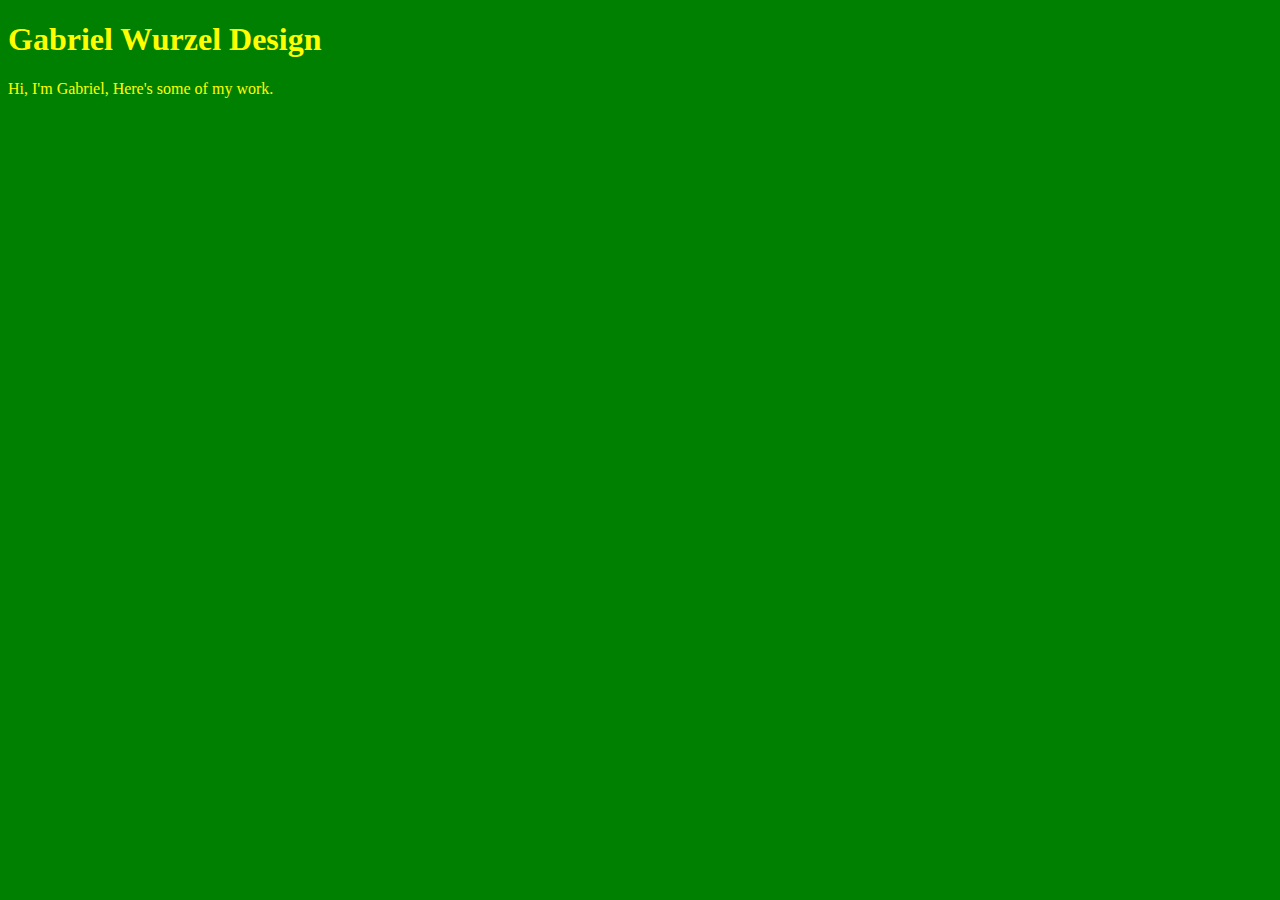
<file: unit_1/index.html>
<!DOCTYPE html>
<html>
<head>
	<title>Gabriel Wurzel Design</title>
	<link rel="stylesheet" type="text/css" href="css/style.css">
</head>
<body>
<h1>Gabriel Wurzel Design</h1>
<p>Hi, I'm Gabriel, Here's some of my work.</p>
</body>
</html>
</file>
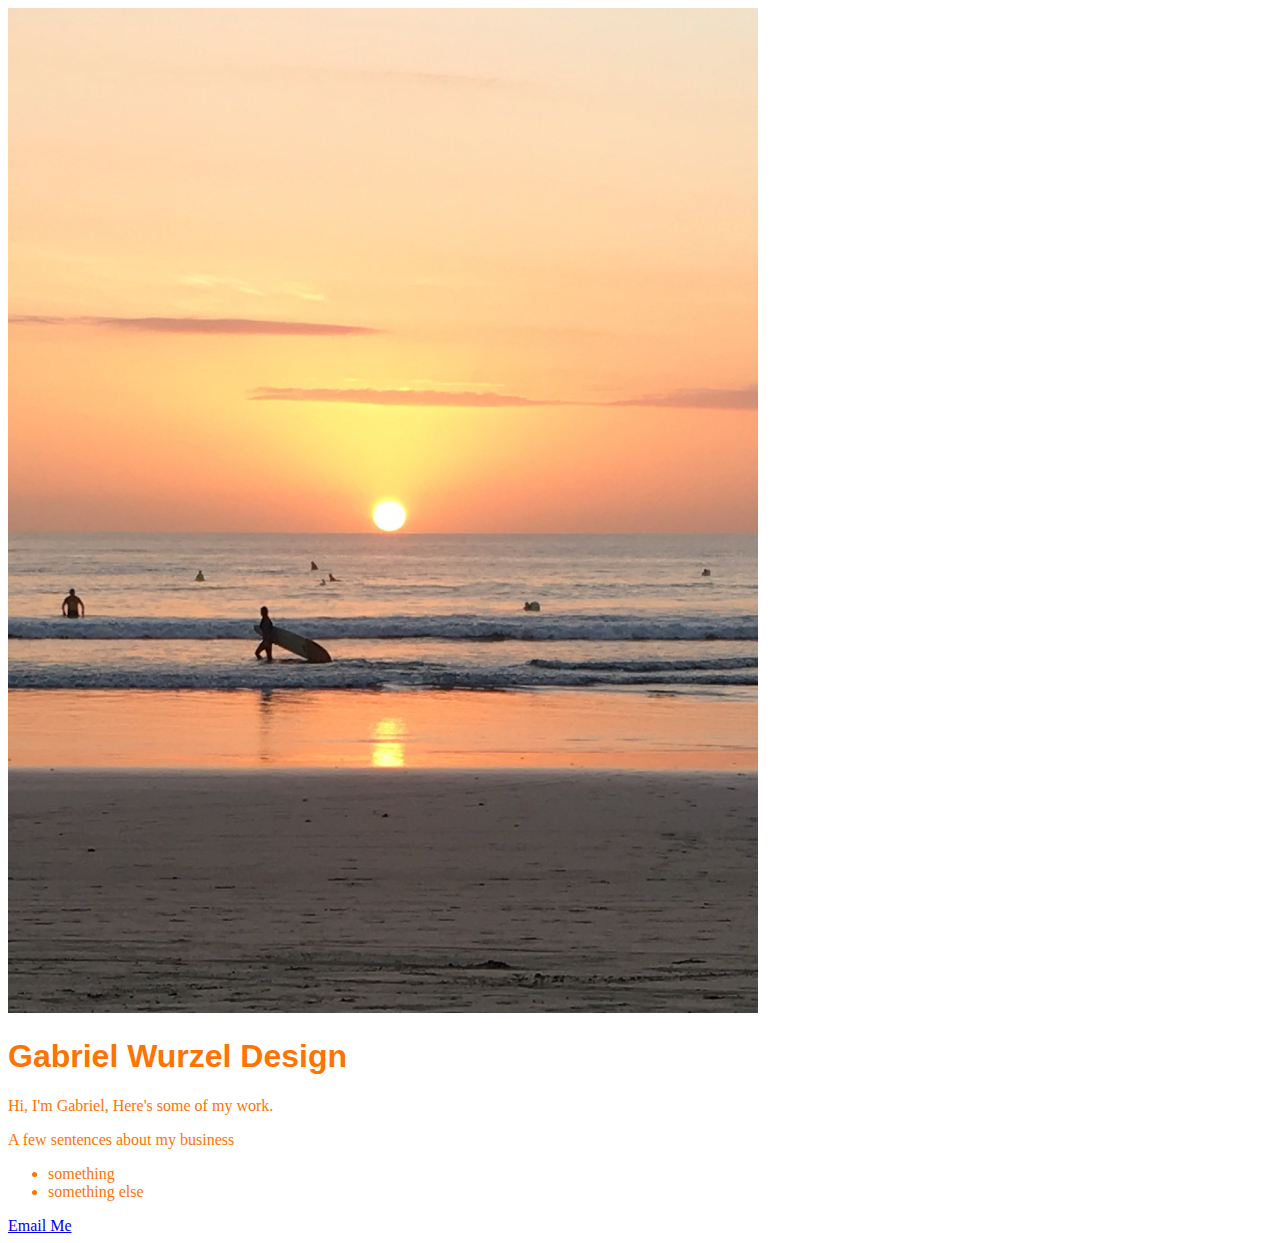
<file: unit_3/index.html>
<!DOCTYPE html>
<html>
<head>
	<title>Gabriel Wurzel Design</title>
	<link rel="stylesheet" type="text/css" href="css/style.css">
</head>
<body>
	<img src="images/sunset.png">

	<h1 id="slogan">Gabriel Wurzel Design</h1>

	<p>Hi, I'm Gabriel, Here's some of my work.</p>

	<p>A few sentences about my business</p>
	<ul>
		<li>something</li>
		<li>something else</li>
	</ul>
		
	

	<a href="mailto:gabriel.wurzel@gmail.com?subject=hello">Email Me</a>

</body>
</html>
</file>
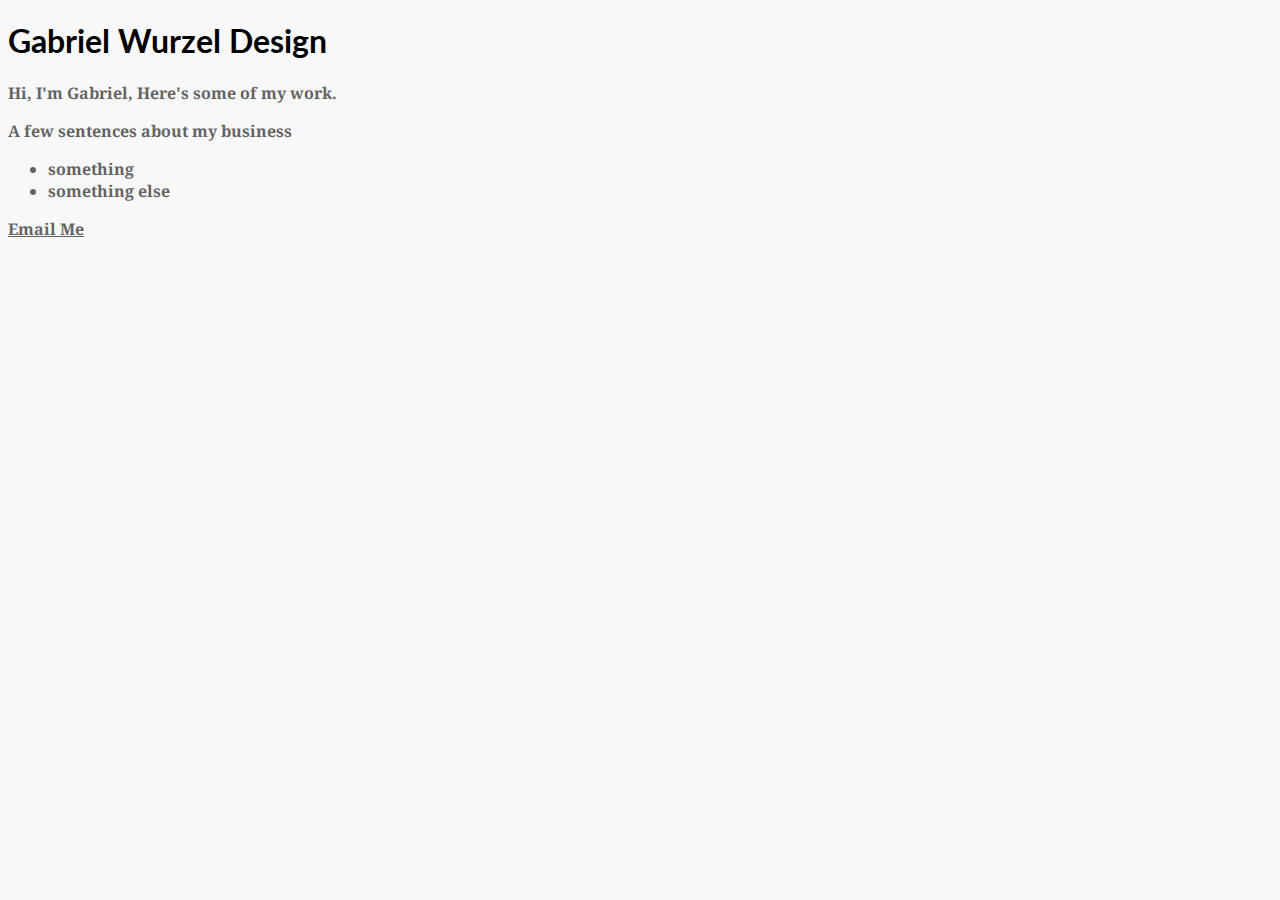
<file: unit_4/index.html>
<!DOCTYPE html>
<html>
<head>
	<title>Gabriel Wurzel Design</title>
	<link rel="stylesheet" type="text/css" href="css/style.css">
</head>
<body>

	<h1 id="slogan">Gabriel Wurzel Design</h1>

	<p>Hi, I'm Gabriel, Here's some of my work.</p>

	<p>A few sentences about my business</p>
	<ul>
		<li>something</li>
		<li>something else</li>
	</ul>
		
	

	<a href="mailto:gabriel.wurzel@gmail.com?subject=hello">Email Me</a>

</body>
</html>
</file>
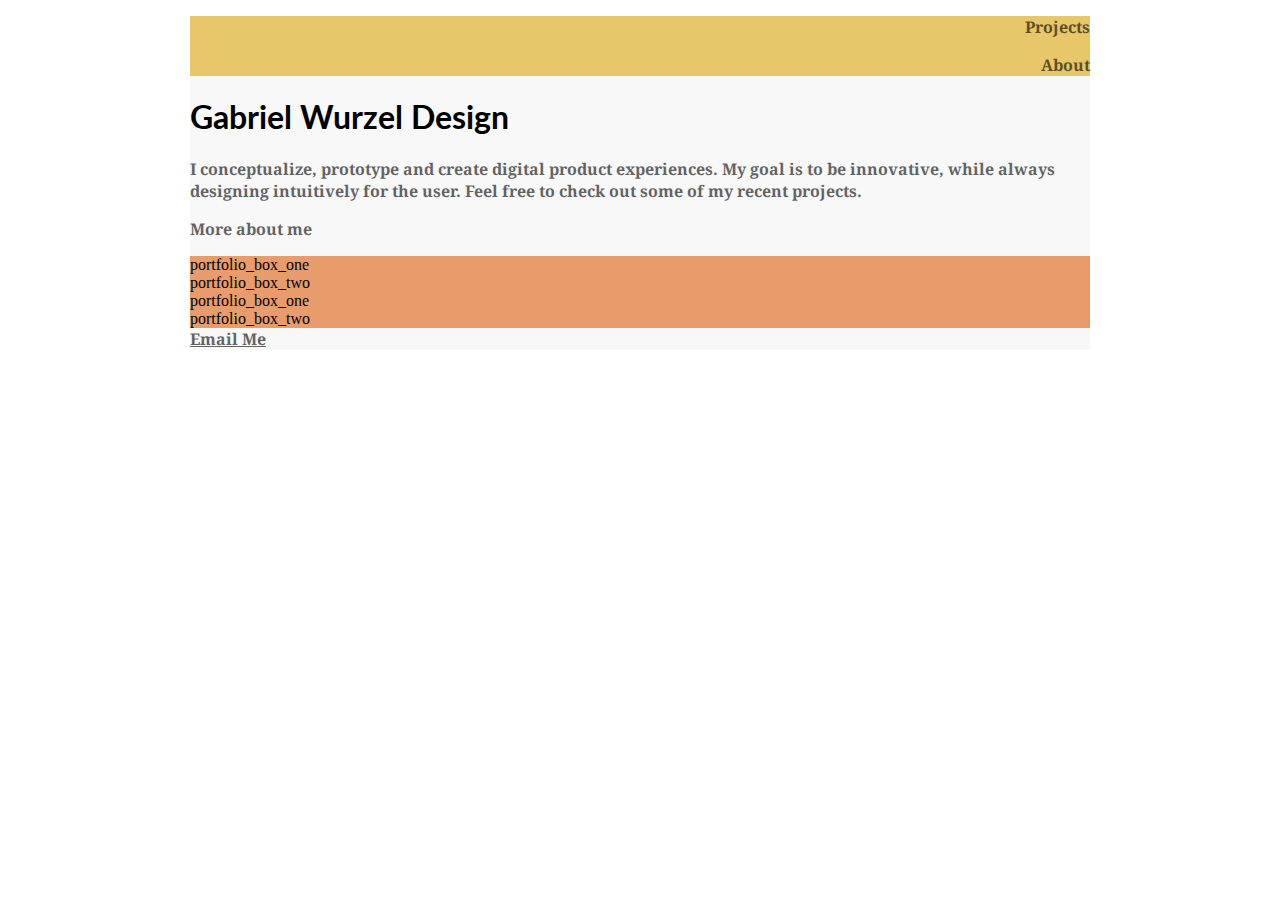
<file: unit_5/index.html>
<!DOCTYPE html>
<html>
<head>
	<title>Gabriel Wurzel Design</title>
	<link rel="stylesheet" type="text/css" href="css/style.css">
</head>
<body>
	<div class="wrapper">
	<nav>
		<p>Projects</p>
		<p>About</p>
	</nav>

	<h1 id="slogan">Gabriel Wurzel Design</h1>

	<p> I conceptualize, prototype and create digital product experiences. My goal is to be innovative, while always designing intuitively for the user. Feel free to check out some of my recent projects.</p>
	<p>More about me</p>

	<article>portfolio_box_one</article>
	<article>portfolio_box_two</article>
	<article>portfolio_box_one</article>
	<article>portfolio_box_two</article>
	
		<footer>
			<a href="mailto:gabriel.wurzel@gmail.com?subject=hello">Email Me</a>
		</footer>
	</div>
</body>
</html>
</file>
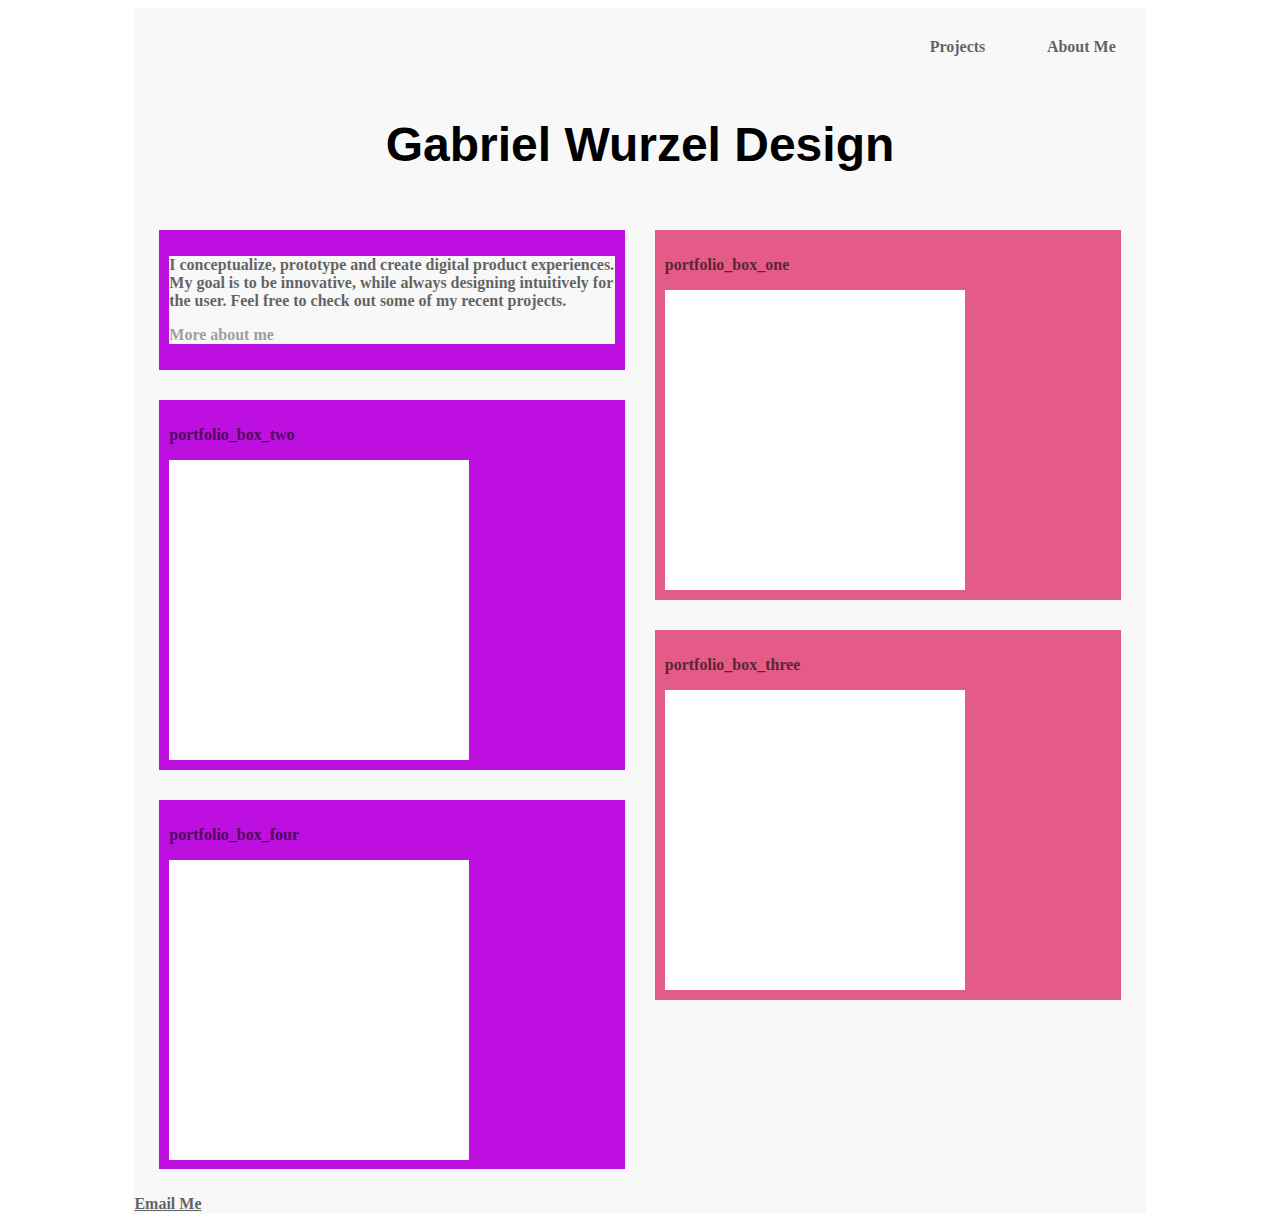
<file: unit_6/index.html>
<!DOCTYPE html>
<html>
<head>
	<title>Gabriel Wurzel Design</title>
	<link rel="stylesheet" type="text/css" href="css/style.css">
</head>
<body>
	<div class="wrapper">
		<header>
			<nav>
				<a href="#">Projects</a>
				<a href="#">About Me</a>
			</nav>
			<h1 id="slogan">Gabriel Wurzel Design</h1>
		</header>
			<section id="two_column" class="clearfix">
				<aside class="left">	
					 <article> 
						<p> I conceptualize, prototype and create digital product experiences. My goal is to be innovative, while always designing intuitively for the user. Feel free to check out some of my recent projects.</p>

						<p><a href="#">More about me</a></p>
					</article>
				</aside>
				<article class="right">
					<p>portfolio_box_one</p>
					<div class="img"></div>
				</article>
			

				<article class="left">
					<p>portfolio_box_two</p>
					<div class="img"></div>
				</article>


				<article class="right">
					<p>portfolio_box_three</p>
					<div class="img"></div>
				</article>

				<article class="left">
					<p>portfolio_box_four</p>
					<div class="img"></div>
				</article>
				
			</section>
		<footer>
			<a href="mailto:gabriel.wurzel@gmail.com?subject=hello">Email Me</a>
		</footer>
	</div>
</body>
</html>
</file>
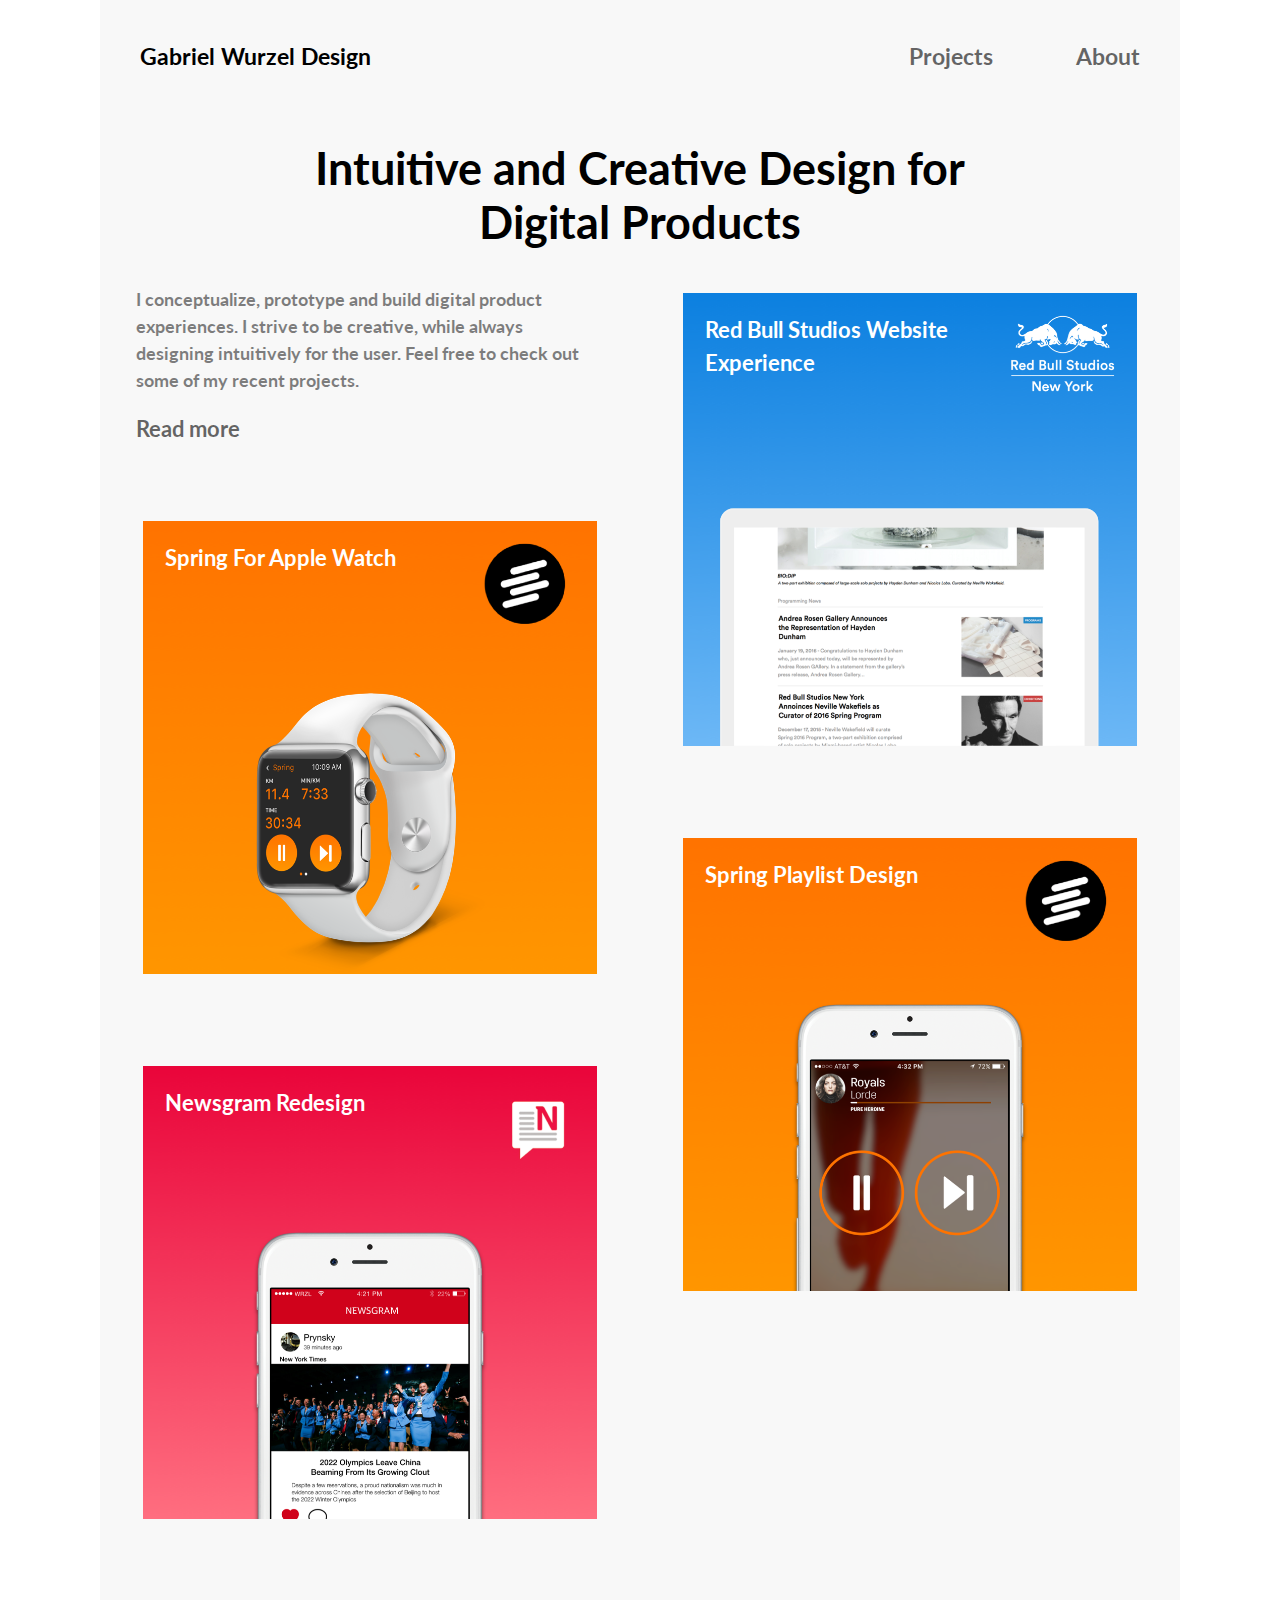
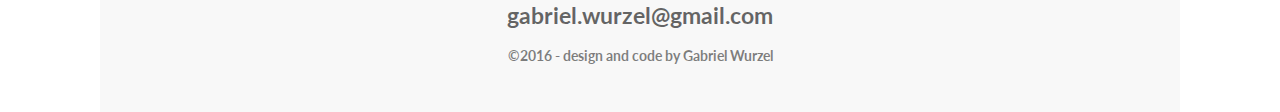
<file: unit_8/index.html>
<!DOCTYPE html>
<html>
<head>
	<meta name="viewport" content="width=device-width, initial-scale=1">
	<title>Gabriel Wurzel Design</title>
	<link rel="stylesheet" type="text/css" href="css/style.css">
</head>
<body>
	<div class="wrapper">
		<header>
			<nav>
				<a id="logo" href="http://illdopa.github.io/unit_8/index.html">Gabriel Wurzel Design</a>
				<div id="desktop_nav">
					<a href="http://illdopa.github.io/unit_8/index.html">Projects</a>
					<a href="http://illdopa.github.io/unit_8/about.html">About</a>
				</div>
			</nav>
	<button id="toggle_nav"> 
	        <span class="toggle-menu-bar"></span>
	        <span class="toggle-menu-bar"></span>
	        <span class="toggle-menu-bar"></span>
	</button>
	<div>
		<ul id="nav_list"> 
			<li><a href="#">Projects</a></li>
			<li><a href="#">About</a></li>   
		 </ul>
	</div>
	<h1 id="slogan">Intuitive and Creative Design for Digital Products</h1>
	
		</header>
		<section id="two_column" class="clearfix">
			<section> 
				<p id="text_right"> I conceptualize, prototype and build digital product experiences. I strive to be creative, while always designing intuitively for the user. Feel free to check out some of my recent projects.</p>
				<br><a href="http://illdopa.github.io/unit_8/about.html">Read more</a>
			</section>
			<a href="#" class="right">
				<p>Red Bull Studios Website Experience</p>
				<img src="home_screen_images/red_bull_900.png">
			</a>
			<a href="http://illdopa.github.io/unit_8/spring_watch.html" class="left">
				<p>Spring For Apple Watch</p>
				<img src="home_screen_images/spring_watch_900.png">
			</a>
			<a href="http://illdopa.github.io/unit_8/spring_playlist.html" class="right">
				<p>Spring Playlist Design</p>
				<img src="home_screen_images/playlists_900.png">
			</a>
			<a href="http://illdopa.github.io/unit_8/newsgram.html" class="left">
				<p>Newsgram Redesign</p>
				<img src="home_screen_images/newsgram_900.png">
			</a>
		</section>
		<footer>
			<p><a href="mailto:gabriel.wurzel@gmail.com?subject=hello">gabriel.wurzel@gmail.com</a></p>
			<p id ="copyright">&copy2016 - design and code by Gabriel Wurzel</p>
		</footer>
	</div>
</body>
<script src="https://ajax.googleapis.com/ajax/libs/jquery/1.12.0/jquery.min.js"></script>

	<script type="text/javascript">
	$(document).ready(function(){
	    $("button").click(function(){
	        $("ul").slideToggle( ".01s" );
	    });
	});
	</script>
</html>
</file>
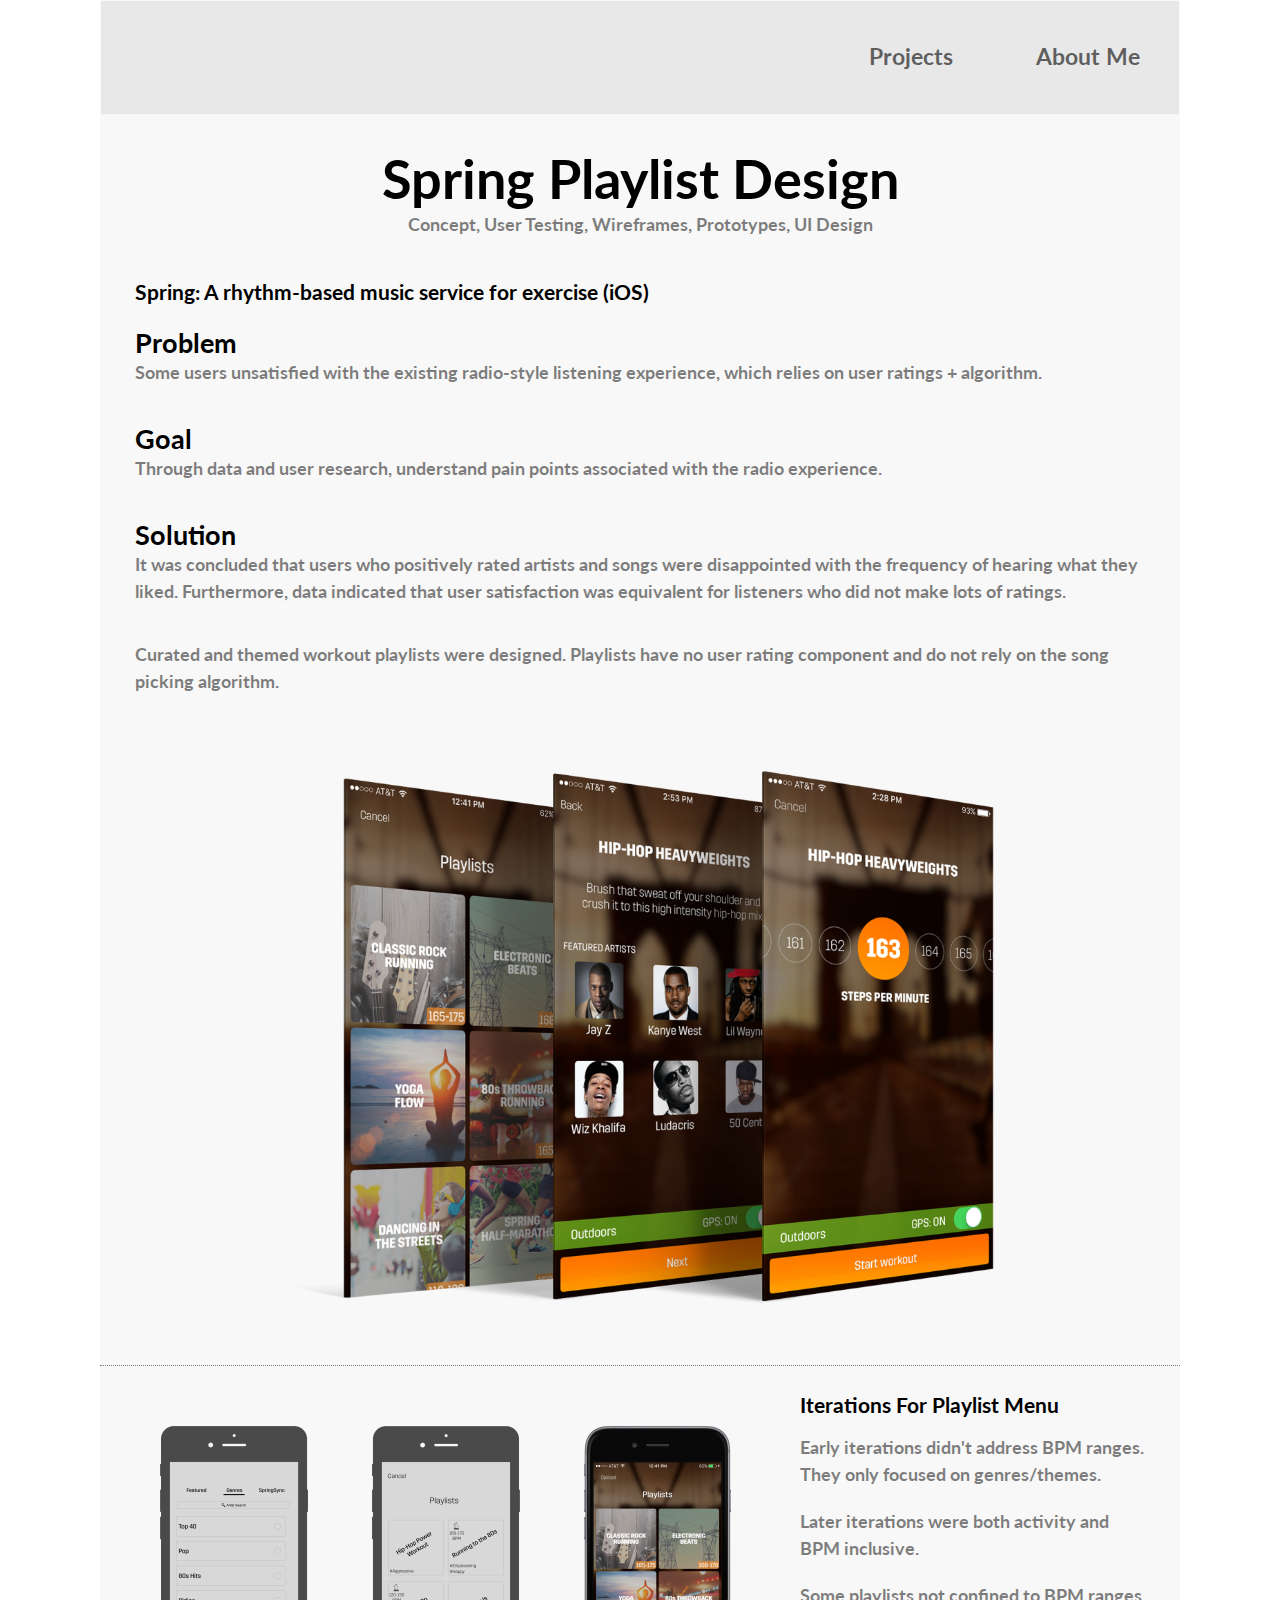
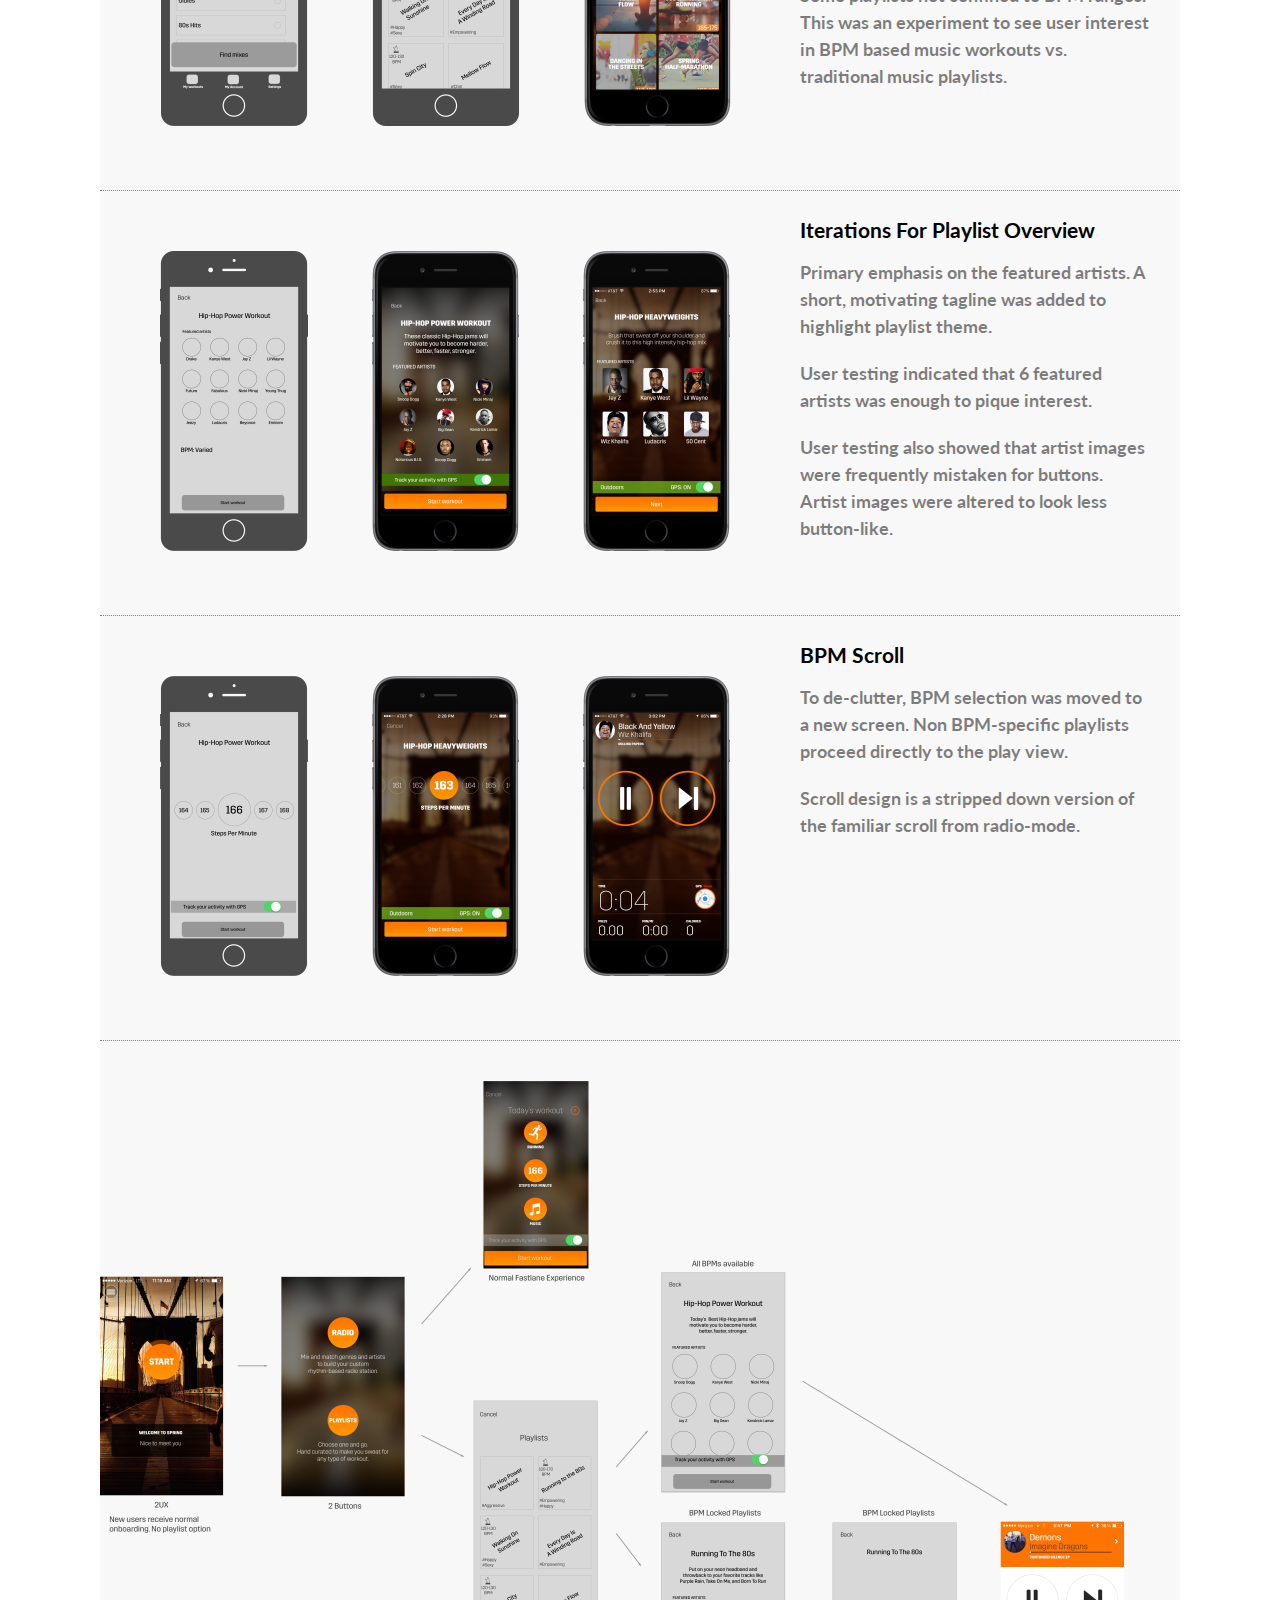
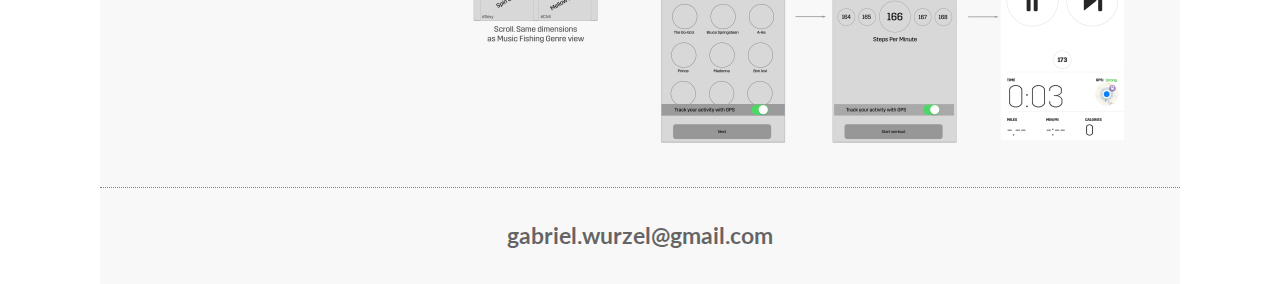
<file: spring_playlist/spring_playlist.html>
<!DOCTYPE html>
<html>
<head>
	<meta name="viewport" content="width=device-width, initial-scale=1">
	<title>spring_playlist</title>
	<link rel="stylesheet" type="text/css" href="css/spring_playlist.css">
</head>
<body>
<div class="wrapper">
		<header>
			<nav>
				<a href="#">Projects</a>
				<a href="#">About Me</a>
			</nav>
			<h1 id="slogan">Spring Playlist Design</h1>
			<h4>Concept, User Testing, Wireframes, Prototypes, UI Design</h4>
		</header>
		<section id="intro">
			<h3>Spring: A rhythm-based music service for exercise (iOS)</h3><br>
			<h2>Problem</h2>
			<p>Some users unsatisfied with the existing radio-style listening experience, which relies on user ratings + algorithm. </p>
			<h2>Goal</h2>
			<p>Through data and user research, understand pain points associated with the radio experience.</p>
			<h2>Solution</h2>
			<p>It was concluded that users who positively rated artists and songs were disappointed with the frequency of hearing what they liked. Furthermore, data indicated that user satisfaction was equivalent for listeners who did not make lots of ratings.</p>
			<p>Curated and themed workout playlists were designed. Playlists have no user rating component and do not rely on the song picking algorithm.</p>
			<img src="images/playlist_perspective.png">	
		</section>	
		<section id="one">
			<img src="images/playlist_wire1_screen.png">
			<img src="images/playlist1_wire2.png">
			<img src="images/playlist1_3.png">
				<article class="caption">
				<h3>Iterations For Playlist Menu</h3>
				<p>Early iterations didn't address BPM ranges. They only focused on genres/themes.</p>
				<p>Later iterations were both activity and BPM inclusive.</p>
				<p>Some playlists not confined to BPM ranges. This was an experiment to see user interest in BPM based music workouts vs. traditional music playlists.</p>
				</article>
		</section>
		<section id="two">
			<img src="images/playlist_2_1.png">
			<img src="images/playlist2_2.png">
			<img src="images/playlist2_3.png">
				<article class="caption">
				<h3>Iterations For Playlist Overview</h3>
				<p>Primary emphasis on the featured artists. A short, motivating tagline was added to highlight playlist theme.</p>
				<p>User testing indicated that 6 featured artists was enough to pique interest.</p>
				<p>User testing also showed that artist images were frequently mistaken for buttons.
				Artist images were altered to look less button-like.</p>
				</article>
		</section>
		<section id="three">
			<img src="images/playlist_3_1.png">
			<img src="images/playlist_3_2.png">
			<img src="images/playlist_3_3.png">
				<article class="caption">
				<h3>BPM Scroll</h3>
				<p>To de-clutter, BPM selection was moved to a new screen. Non BPM-specific playlists proceed directly to the play view.</p>
				<p>Scroll design is a stripped down version of the familiar scroll from radio-mode.</p>
				</article>
		</section>
		<section id="four">
			<img src="images/playlist_flow.png">
		</section>
		<footer>
			<p><a href="mailto:gabriel.wurzel@gmail.com?subject=hello">gabriel.wurzel@gmail.com</a></p>
		</footer>
</div>
</body>
</html>
</file>
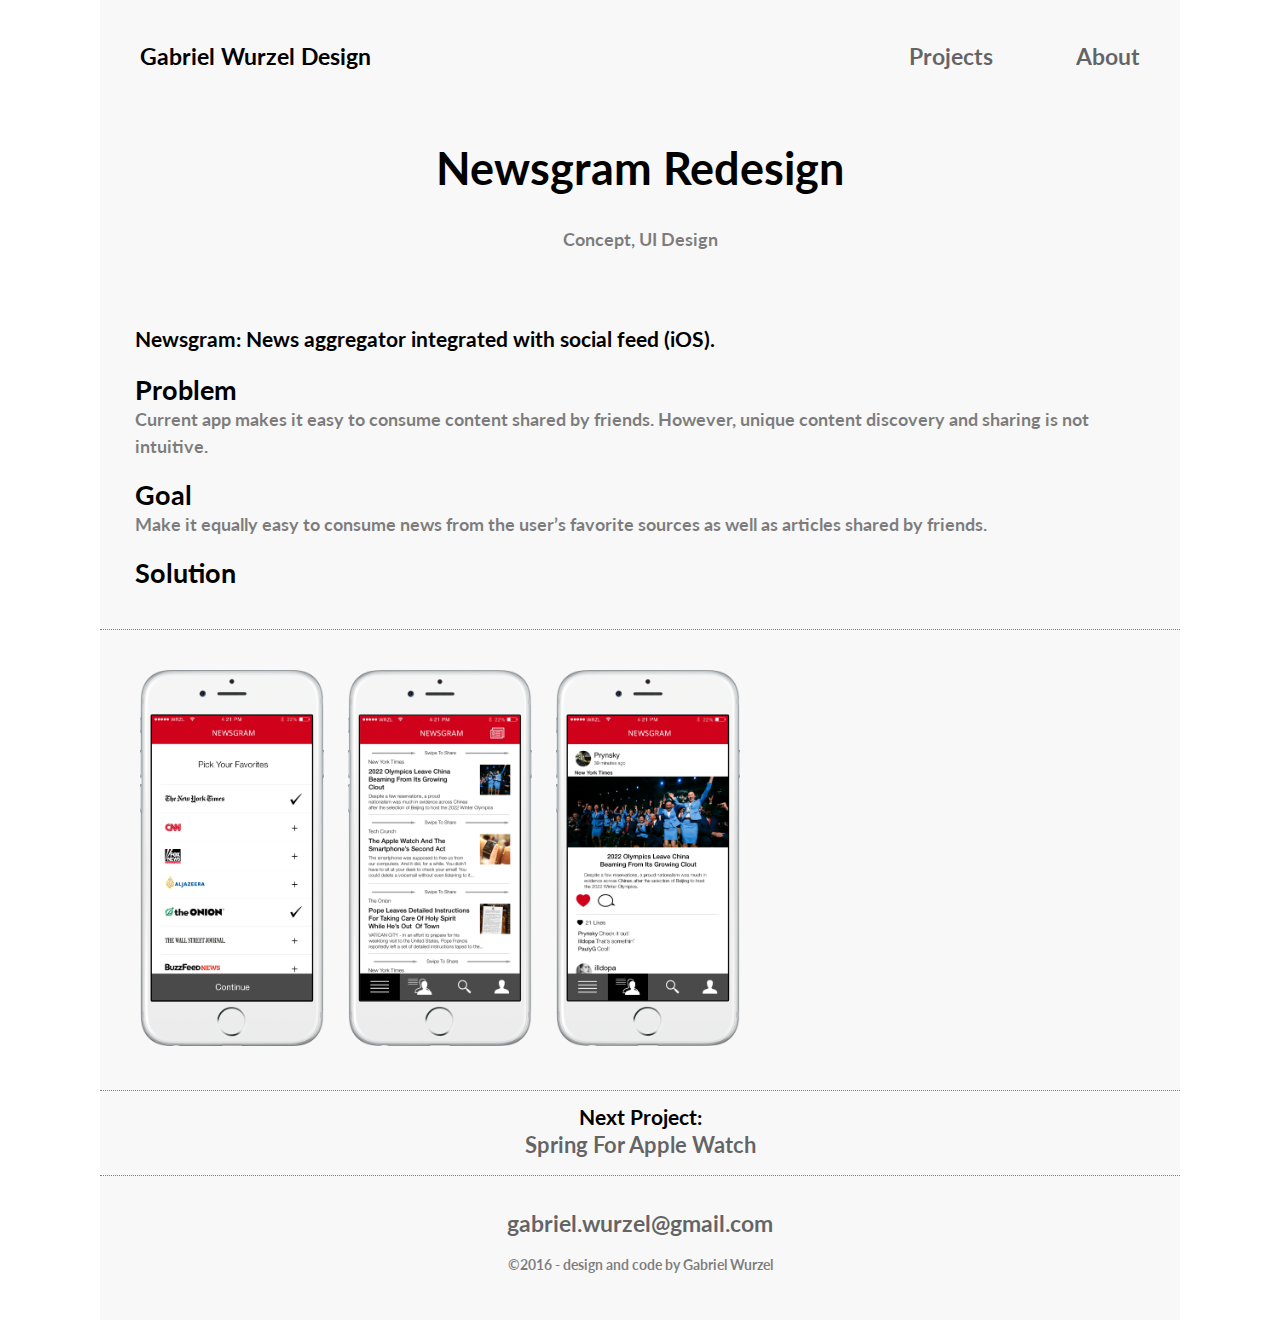
<file: unit_8/newsgram.html>
<!DOCTYPE html>
<html>
<head>
	<meta name="viewport" content="width=device-width, initial-scale=1">
	<title>newsgram</title>
	<link rel="stylesheet" type="text/css" href="css/style.css">
</head>
<body>
	<div class="wrapper">
	<header>
			<nav>
				<a id="logo" href="http://illdopa.github.io/unit_8/index.html">Gabriel Wurzel Design</a>
				<div id="desktop_nav">
				<a href="http://illdopa.github.io/unit_8/index.html">Projects</a>
				<a href="http://illdopa.github.io/unit_8/about.html">About</a>
				</div>
			</nav>
		<button id="toggle_nav"> 
	        <span class="toggle-menu-bar"></span>
	        <span class="toggle-menu-bar"></span>
	        <span class="toggle-menu-bar"></span>
	</button>
	<div>
		<ul> 
			<li><a href="#">Projects</a></li>
			<li><a href="#">About</a></li>   
		 </ul>
	</div>
			<h1 id="slogan">Newsgram Redesign</h1>
			<h4>Concept, UI Design</h4>
	</header>
	<section id="intro">
							
			<div id="cleared">		
				<h3>Newsgram: News aggregator integrated with social feed (iOS).</h3><br>
				<h2>Problem</h2>
					<p>Current app makes it easy to consume content shared by friends. However, unique content discovery and sharing is not intuitive.</p>
				<h2>Goal</h2>
					<p>Make it equally easy to consume news from the user’s favorite sources as well as articles shared by friends.</p>
				<h2>Solution</h2>
				<ul>
				<li>Force new users to choose from a selection of news sources during onboarding.</li>
				<li>Create a second feed dedicated to stories from chosen sources, while allowing articles to be shared with a right swipe</li>
				<li>Full UI redesign</li>
				</ul>
			</div>
	</section>	

	<section id="three" class="clearfix">
			<div id="newsgram_images">
				<img class="newsgram" src="images/newsgram_sources.png">
				<img class="newsgram" src="images/newsgram_raw_feed.png">
				<img class="newsgram" src="images/newsgram_article.png">
			</div>
	</section>	
			<div id="next">
				<h3>Next Project:</h3>
				<p><a href="http://illdopa.github.io/unit_8/spring_watch.html">Spring For Apple Watch</a></p>
			</div>	
	<footer>
			<p><a href="mailto:gabriel.wurzel@gmail.com?subject=hello">gabriel.wurzel@gmail.com</a></p>
			<p id ="copyright">&copy2016 - design and code by Gabriel Wurzel</p>
	</footer>
	</div>
</body>
<script src="https://ajax.googleapis.com/ajax/libs/jquery/1.12.0/jquery.min.js"></script>

	<script type="text/javascript">
	$(document).ready(function(){
	    $("button").click(function(){
	        $("ul").slideToggle( ".01s" );
	    });
	});
	</script>
</html>
</file>
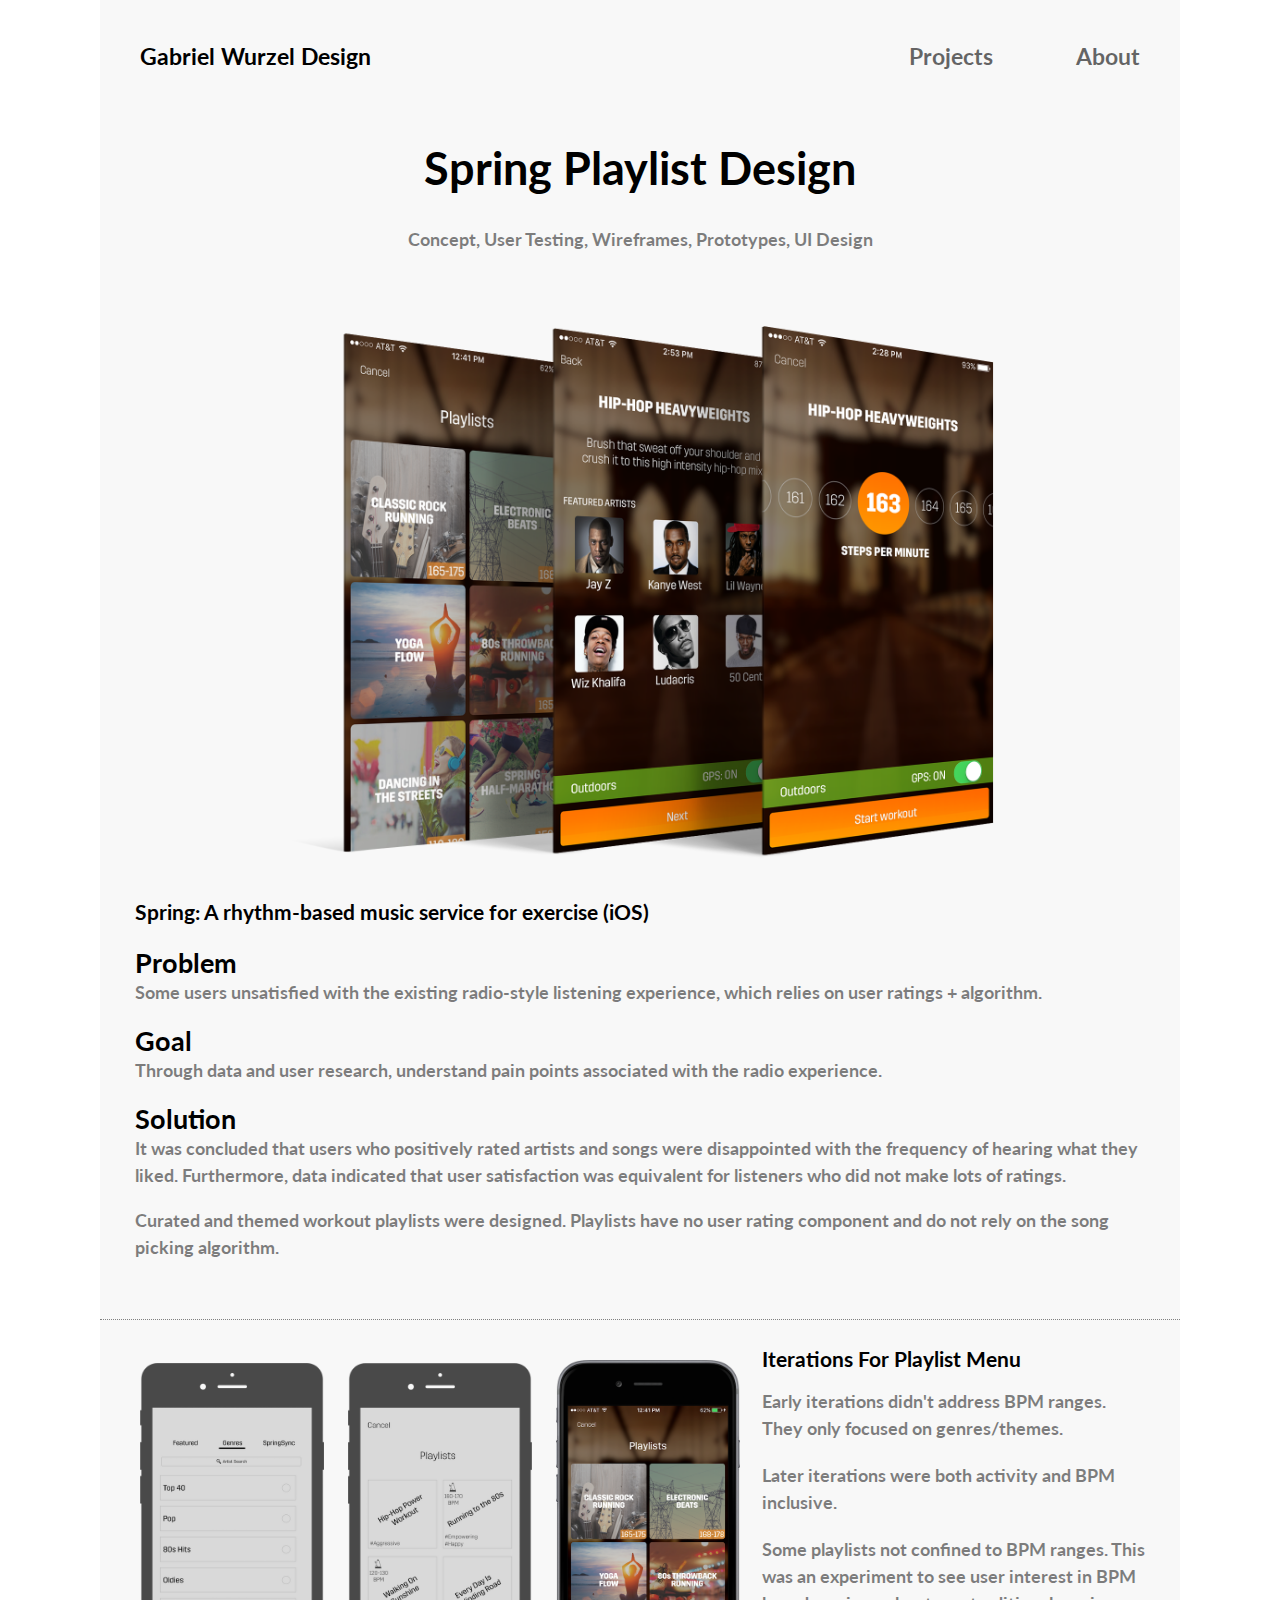
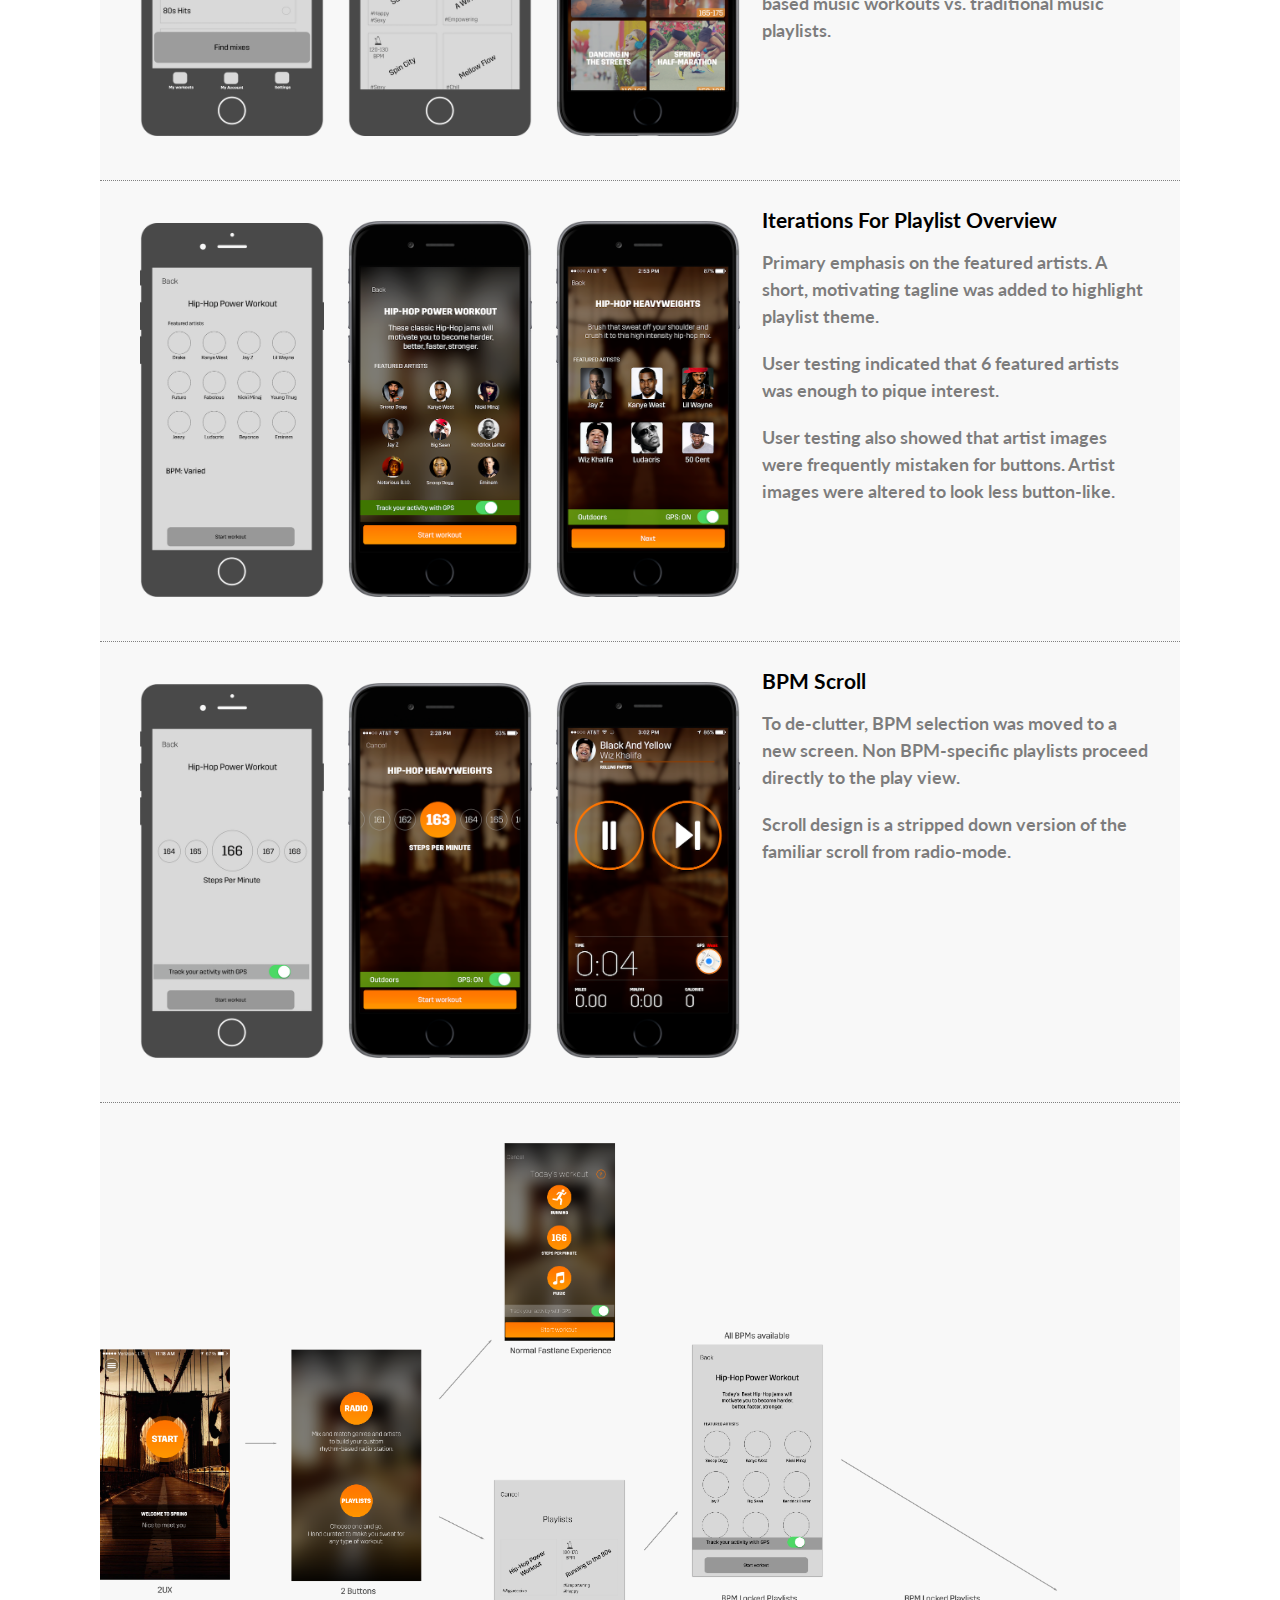
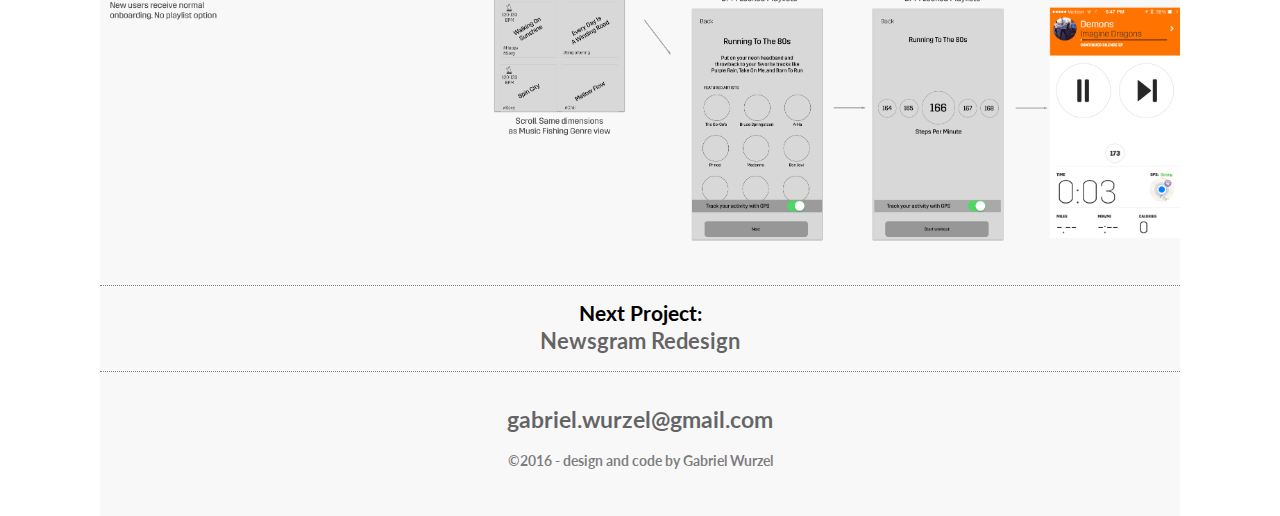
<file: unit_8/spring_playlist.html>
<!DOCTYPE html>
<html>
<head>
	<meta name="viewport" content="width=device-width, initial-scale=1">
	<title>spring_playlist</title>
	<link rel="stylesheet" type="text/css" href="css/style.css">
</head>
<body>
<div class="wrapper">
		<header>
			<nav>
				<a id="logo" href="http://illdopa.github.io/unit_8/index.html">Gabriel Wurzel Design</a>
				<div id="desktop_nav">
					<a href="http://illdopa.github.io/unit_8/index.html">Projects</a>
					<a href="http://illdopa.github.io/unit_8/about.html">About</a>
				</div>
			</nav>
	<button id="toggle_nav"> 
	        <span class="toggle-menu-bar"></span>
	        <span class="toggle-menu-bar"></span>
	        <span class="toggle-menu-bar"></span>
	</button>
	<div>
		<ul> 
			<li><a href="#">Projects</a></li>
			<li><a href="#">About</a></li>   
		 </ul>
	</div>
			<h1 id="slogan">Spring Playlist Design</h1>
			<h4>Concept, User Testing, Wireframes, Prototypes, UI Design</h4>
		</header>
		<section id="intro">
			<img src="images/playlist_perspective.png">	
			<h3>Spring: A rhythm-based music service for exercise (iOS)</h3><br>
			<h2>Problem</h2>
			<p>Some users unsatisfied with the existing radio-style listening experience, which relies on user ratings + algorithm. </p>
			<h2>Goal</h2>
			<p>Through data and user research, understand pain points associated with the radio experience.</p>
			<h2>Solution</h2>
			<p>It was concluded that users who positively rated artists and songs were disappointed with the frequency of hearing what they liked. Furthermore, data indicated that user satisfaction was equivalent for listeners who did not make lots of ratings.</p>
			<p>Curated and themed workout playlists were designed. Playlists have no user rating component and do not rely on the song picking algorithm.</p>
		</section>	
		<section id="one">
			<img src="images/playlist_wire1_screen.png">
			<img src="images/playlist1_wire2.png">
			<img src="images/playlist1_3.png">
				<article class="caption spring_playlist">
				<h3>Iterations For Playlist Menu</h3>
				<p>Early iterations didn't address BPM ranges. They only focused on genres/themes.</p>
				<p>Later iterations were both activity and BPM inclusive.</p>
				<p>Some playlists not confined to BPM ranges. This was an experiment to see user interest in BPM based music workouts vs. traditional music playlists.</p>
				</article>
		</section>
		<section id="two">
			<img src="images/playlist_2_1.png">
			<img src="images/playlist2_2.png">
			<img src="images/playlist2_3.png">
				<article class="caption spring_playlist">
				<h3>Iterations For Playlist Overview</h3>
				<p>Primary emphasis on the featured artists. A short, motivating tagline was added to highlight playlist theme.</p>
				<p>User testing indicated that 6 featured artists was enough to pique interest.</p>
				<p>User testing also showed that artist images were frequently mistaken for buttons.
				Artist images were altered to look less button-like.</p>
				</article>
		</section>
		<section id="three">
			<img src="images/playlist_3_1.png">
			<img src="images/playlist_3_2.png">
			<img src="images/playlist_3_3.png">
				<article class="caption spring_playlist">
				<h3>BPM Scroll</h3>
				<p>To de-clutter, BPM selection was moved to a new screen. Non BPM-specific playlists proceed directly to the play view.</p>
				<p>Scroll design is a stripped down version of the familiar scroll from radio-mode.</p>
				</article>
		</section>
		<section id="four">
			<img src="images/playlist_flow.png">
		</section>
		<div id="next">
				<h3>Next Project:</h3>
				<p><a href="http://illdopa.github.io/unit_8/newsgram.html">Newsgram Redesign</a></p>
			</div>	
		<footer>
			<p><a href="mailto:gabriel.wurzel@gmail.com?subject=hello">gabriel.wurzel@gmail.com</a></p>
			<p id ="copyright">&copy2016 - design and code by Gabriel Wurzel</p>
		</footer>
</div>
</body>
<script src="https://ajax.googleapis.com/ajax/libs/jquery/1.12.0/jquery.min.js"></script>

	<script type="text/javascript">
	$(document).ready(function(){
	    $("button").click(function(){
	        $("ul").slideToggle( ".01s" );
	    });
	});
	</script>
</html>
</file>
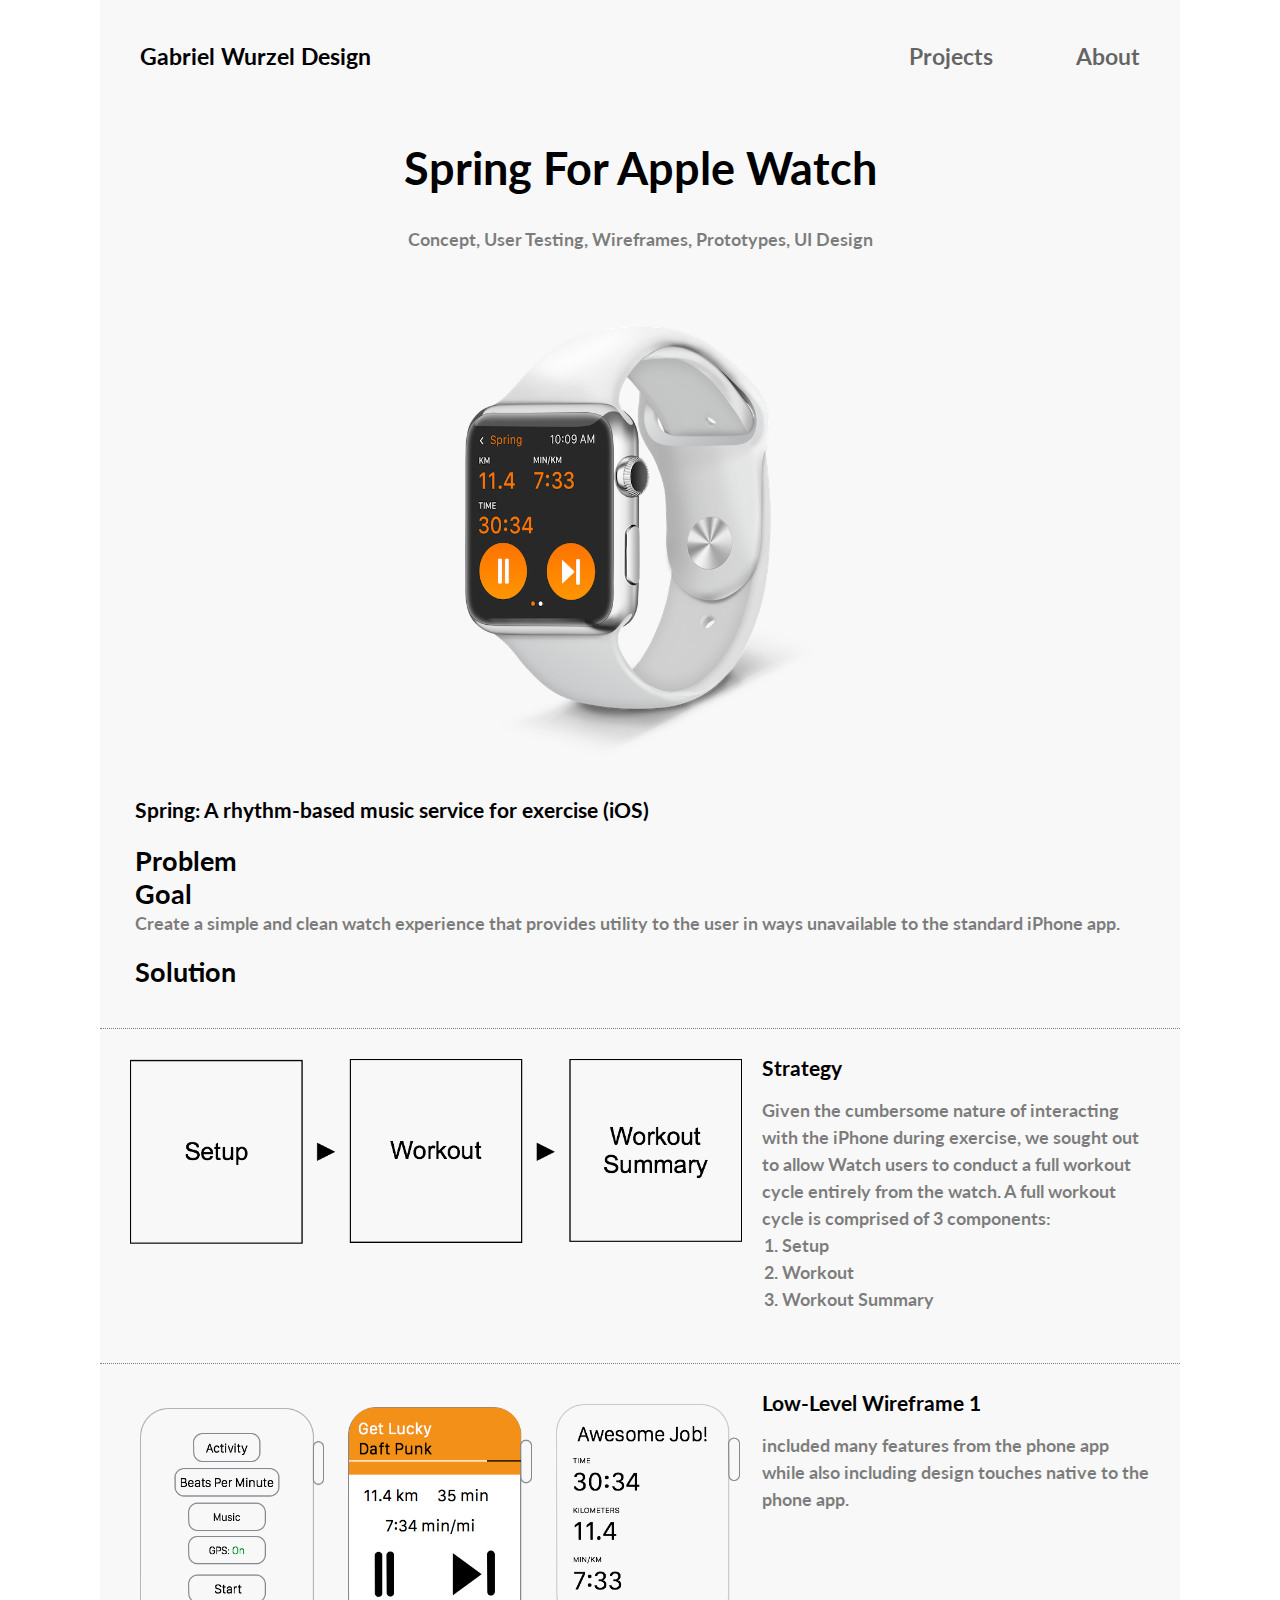
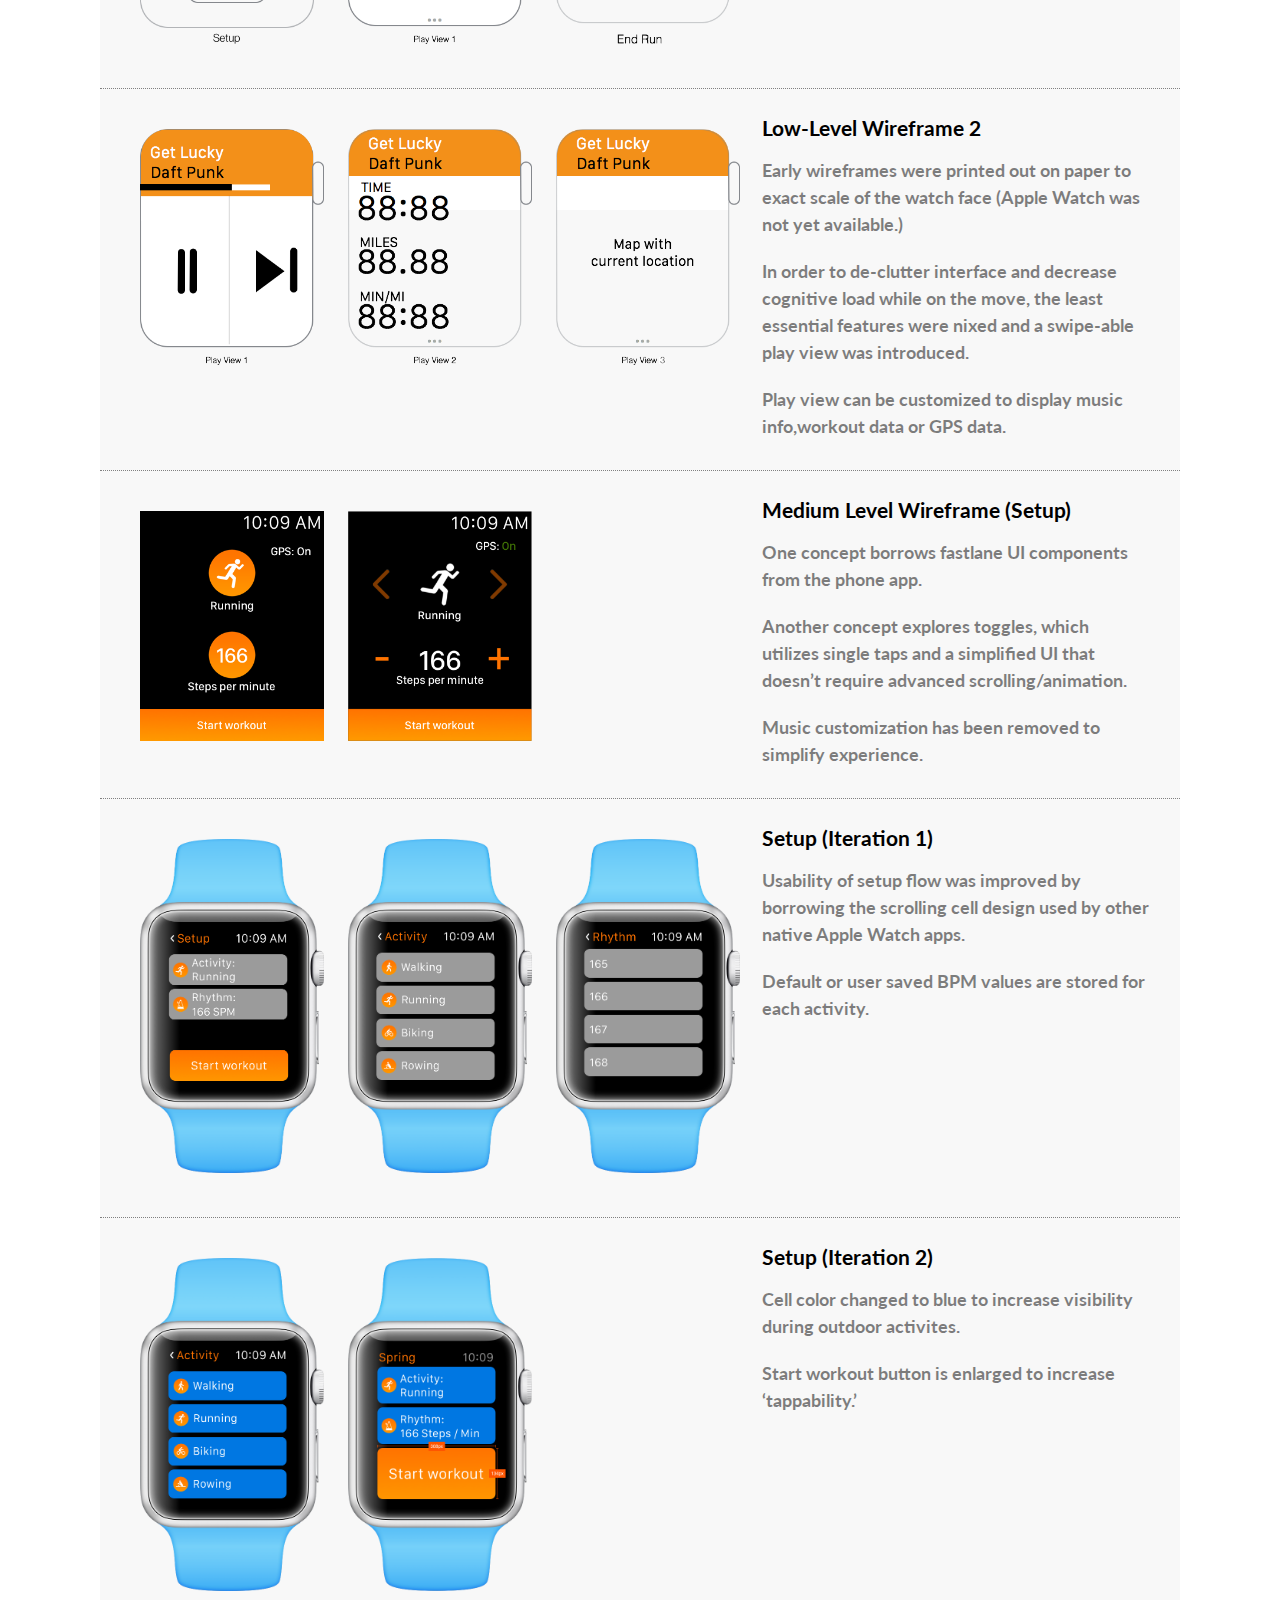
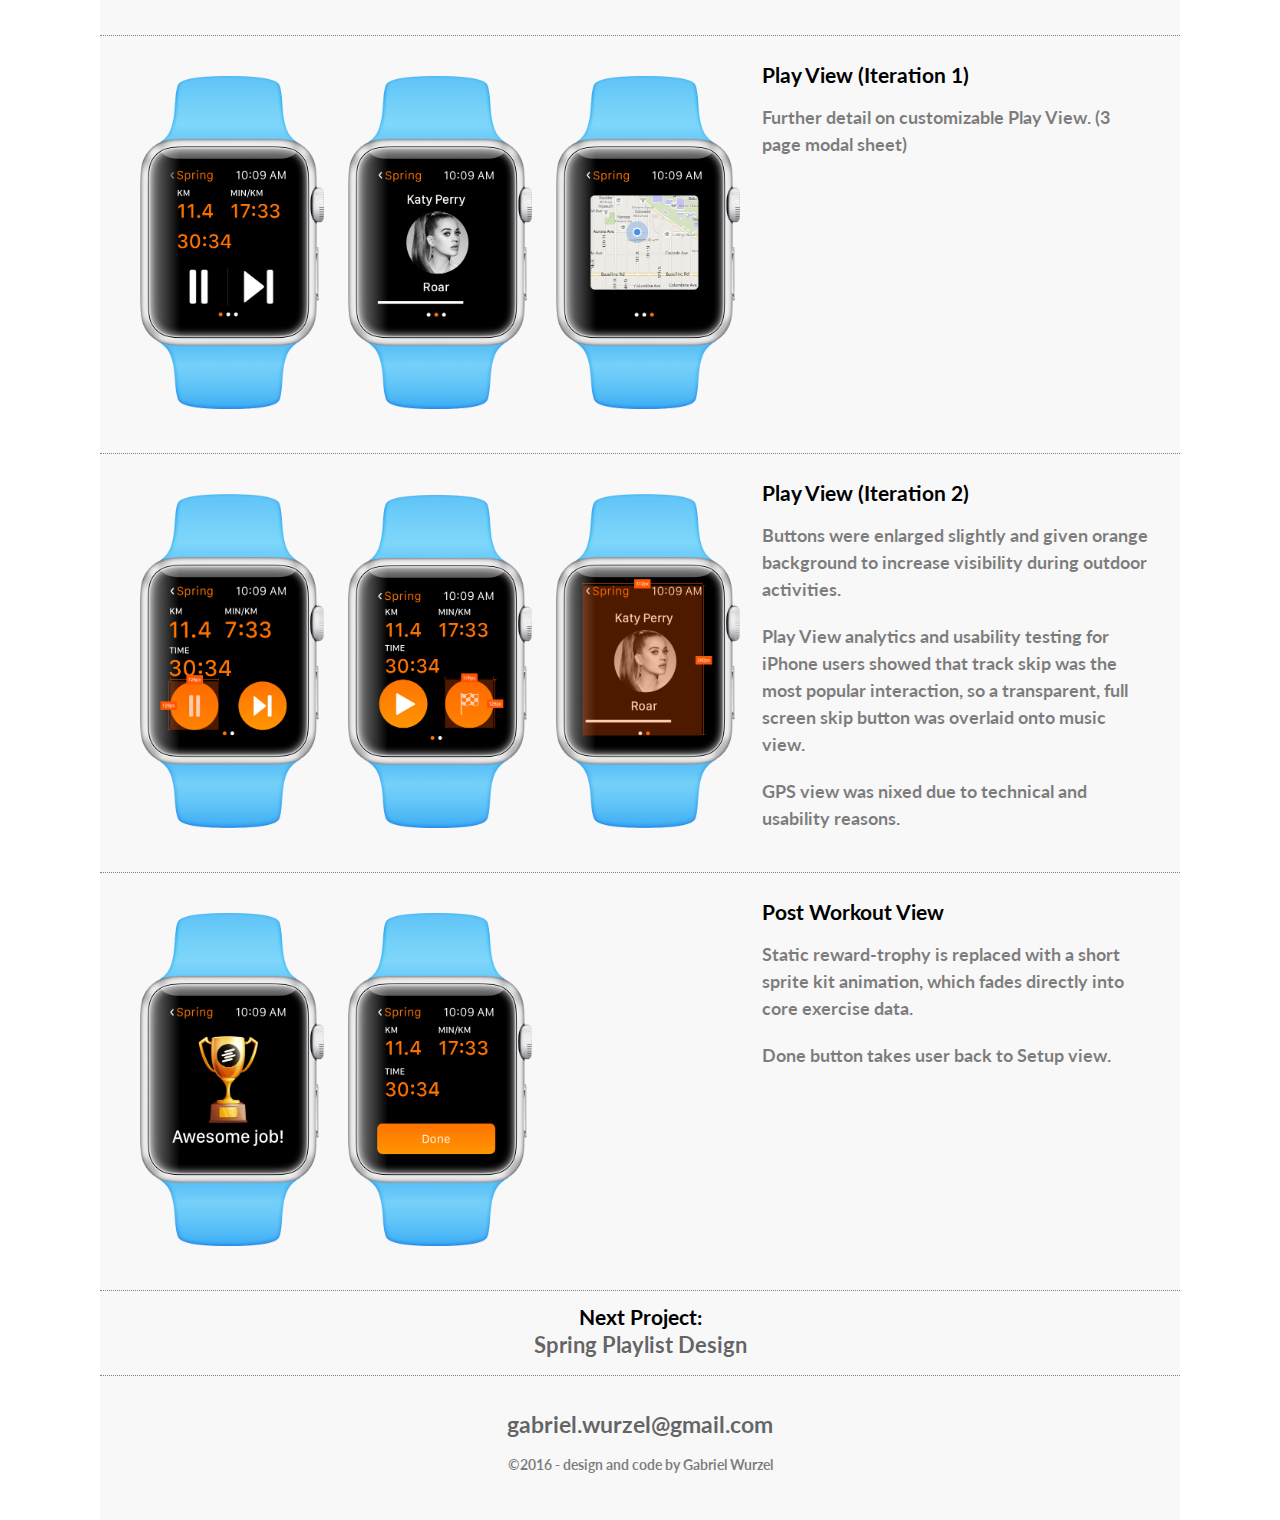
<file: unit_8/spring_watch.html>
<!DOCTYPE html>
<html>
<head>
	<meta name="viewport" content="width=device-width, initial-scale=1">
	<title>spring_watch</title>
	<link rel="stylesheet" type="text/css" href="css/style.css">
</head>
<body>
	<div class="wrapper">
		<header>
			<nav>
				<a id="logo" href="http://illdopa.github.io/unit_8/index.html">Gabriel Wurzel Design</a>
				<div id="desktop_nav">
				<a href="http://illdopa.github.io/unit_8/index.html">Projects</a>
				<a href="http://illdopa.github.io/unit_8/about.html">About</a>
				</div>
			</nav>
	<button id="toggle_nav"> 
	        <span class="toggle-menu-bar"></span>
	        <span class="toggle-menu-bar"></span>
	        <span class="toggle-menu-bar"></span>
	</button>
	<div>
		<ul> 
			<li><a href="#">Projects</a></li>
			<li><a href="#">About</a></li>   
		 </ul>
	</div>
			<h1 id="slogan">Spring For Apple Watch</h1>
			<h4>Concept, User Testing, Wireframes, Prototypes, UI Design</h4>
		</header>
		<section id="intro">
				<!-- <img class="watch" src="images/setup_watch_perspective.png"> -->
				<img class="watch" src="images/watch_perspective.png">
			<div id="cleared">		
				<h3>Spring: A rhythm-based music service for exercise (iOS)</h3><br>
				<h2>Problem</h2>
				<ul>
					<li>Tiny and novel interface</li>
					<li>Technical limitations different from iPhone</li>
				</ul>
				<h2>Goal</h2>
				<p>Create a simple and clean watch experience that provides utility to the user in ways unavailable to the standard 	iPhone app.</p>
				<h2>Solution</h2>
				<ul>
				<li>Allow user to set up, perform and complete an activity entirely iPhone free.</li>
				<li>Display only the most useful live-time GPS and music data.</li>
				<li>Facilitate easy track skipping from the watch face mid-activity.</li>
				<li>Streamline user experience post watch release</li>
				</ul>
			</div>
		</section>	
		<section id="watch_one" class="clearfix">
			<img src="images/watch_flow.png"> 
				<article class="caption spring_watch">
				<h3>Strategy</h3>
				<p>Given the cumbersome nature of interacting with the iPhone during exercise, we sought out to allow Watch users to conduct a full workout cycle entirely from the watch. A full workout cycle is comprised of 3 components:
				 <ol>
				 	<li>Setup</li>
				 	<li>Workout</li>
				 	<li>Workout Summary</li>
				 </ol>
				 </p>
				</article>
		</section>
		<section id="two">
			<img src="images/setup_wire1.png">
			<img src="images/player_wire1.png">
			<img src="images/post_wire1.png">
				<article class="caption spring_watch">
				<h3>Low-Level Wireframe 1</h3>
				<p>included many features from the phone app while also including design touches native to the phone app.</p>
				</article>
		</section>
		<section id="three" class="clearfix">
			<img src="images/play1_wire2.png">
			<img src="images/play2_wire2.png">
			<img src="images/play3_wire2.png">
				<article class="caption spring_watch">
				<h3>Low-Level Wireframe 2</h3>
				<p>Early wireframes were printed out on paper to exact scale of the watch face (Apple Watch was not yet available.)</p>
				<p>In order to de-clutter interface and decrease cognitive load while on the move, the least essential features were nixed and a swipe-able play view was introduced.</p>
				<p>Play view can be customized to display music info,workout data or GPS data.</p>
				</article>
		</section>
		<section id="three" class="clearfix">
			<img src="images/wire3_setup1.png">
			<img src="images/wire3_setup2.png">
				<article class="caption spring_watch">
				<h3>Medium Level Wireframe (Setup)</h3>
				<p>One concept borrows fastlane UI components from the phone app.</p> 
				<p>Another concept explores toggles, which utilizes single taps and a simplified UI that doesn’t require advanced scrolling/animation.</p>
				<p>Music customization has been removed to simplify experience.</p>
				</article>
		</section>
		<section id="three" class="clearfix">
			<img src="images/wire4_setup1.png">
			<img src="images/wire4_setup3.png">
			<img src="images/wire4_setup2.png">
				<article class="caption spring_watch">
				<h3>Setup (Iteration 1)</h3>
				<p>Usability of setup flow was improved by borrowing the  scrolling cell design used by other native Apple Watch apps.</p> 
				<p>Default or user saved BPM values are stored for each activity.</p>
				</article>
		</section>
		<section id="three" class="clearfix">
			<img src="images/activity_blue.png">
			<img src="images/setup_blue.png">
				<article class="caption spring_watch">
				<h3>Setup (Iteration 2)</h3>
				<p>Cell color changed to blue to increase visibility during outdoor activites.</p> 
				<p>Start workout button is enlarged to increase ‘tappability.’</p>
				</article>
		</section>
		<section id="three" class="clearfix">
			<img src="images/wire_5_play_1.2.png">
			<img src="images/wire_5_play2.png">
			<img src="images/wire_5_play3.png">
				<article class="caption spring_watch">
				<h3>Play View (Iteration 1)</h3>
				<p>Further detail on customizable Play View. (3 page modal sheet)</p> 
				</article>
		</section>
		<section id="three" class="clearfix">
			<img src="images/play_spec.png">
			<img src="images/pause_spec.png">
			<img src="images/play2_spec.png">
				<article class="caption spring_watch">
				<h3>Play View (Iteration 2)</h3>
				<p>Buttons were enlarged slightly and given orange background to increase visibility during outdoor activities.</p> 
				<p>Play View analytics and usability testing for iPhone users showed that track skip was the most popular interaction, so a transparent, full screen skip button was overlaid onto music view.</p>
				<p>GPS view was nixed due to technical and usability reasons.</p>
				</article>
		</section>
		<section id="three" class="clearfix">
			<img src="images/post_trophy.png">
			<img src="images/post_stats.png">
				<article class="caption spring_watch">
				<h3>Post Workout View</h3>
				<p>Static reward-trophy is replaced with a short sprite kit animation, which fades directly into core exercise data.</p> 
				<p>Done button takes user back to Setup view.</p>
				</article>
		</section>
		<!-- 		<div>
					<img href="http://site-assets-wp-content-watchaware.s3.amazonaws.com/wp-content/uploads/2015/03/Spring-VID-.mp4">
					</div> -->
			<div id="next">
				<h3>Next Project:</h3>
				<p><a href="http://illdopa.github.io/unit_8/spring_playlist.html">Spring Playlist Design</a></p>
			</div>		
	<footer>
			<p><a href="mailto:gabriel.wurzel@gmail.com?subject=hello">gabriel.wurzel@gmail.com</a></p>
			<p id ="copyright">&copy2016 - design and code by Gabriel Wurzel</p>
	</footer>
	</div>
</body>
<script src="https://ajax.googleapis.com/ajax/libs/jquery/1.12.0/jquery.min.js"></script>

	<script type="text/javascript">
	$(document).ready(function(){
	    $("button").click(function(){
	        $("ul").slideToggle( ".01s" );
	    });
	});
	</script>
</html>
</file>
<file: unit_1/css/style.css>
body {
	background-color: green;
}

h1, p {
	color: yellow;
}
</file>
<file: unit_3/css/style.css>
body {
	color: rgb(255, 115, 0);
}
h1 {
	font-family: Arial;
	
}
</file>
<file: unit_4/css/style.css>
@import url(https://fonts.googleapis.com/css?family=Lato:400,700);
@import url(https://fonts.googleapis.com/css?family=Droid+Serif:400,700);
body {
	background-color: rgb(248, 248, 248);	
}

h1 {
	font-family: 'Lato', sans-serif;
	font-weight: 700;
	opacity: 1.0;
}

p {
	font-family: 'Droid Serif', serif;
	font-weight: 700;
	color: rgb(0, 0, 0);
	opacity: 0.6;
	font-family: 'Droid Serif', serif;
}

ul {
	font-family: 'Droid Serif', serif;
	font-weight: 700;
	color: rgb(0, 0, 0);
	opacity: 0.6;
	font-family: 'Droid Serif', serif;
}

a {
	font-family: 'Droid Serif', serif;
	font-weight: 700;
	color: rgb(0, 0, 0);
	opacity: 0.6;
	font-family: 'Droid Serif', serif;
}
</file>
<file: unit_5/css/style.css>
@import url(https://fonts.googleapis.com/css?family=Lato:400,700);
@import url(https://fonts.googleapis.com/css?family=Droid+Serif:400,700);
header {
	background-color: #FFED74;
	border: 1px black solid;
}

.wrapper {
	background-color: rgb(248, 248, 248);
	width: 900px;
	margin-left: auto;
	margin-right: auto;
}

nav {
	background-color: #E8C66A;
	text-align: right;
}

article {
	background-color: #E89C6C;
}

footer {
	background-color: #FF957E
	text-align: center;
}

h1 {
	font-family: 'Lato', sans-serif;
	font-weight: 700;
	opacity: 1.0;
}

p {
	font-family: 'Droid Serif', serif;
	font-weight: 700;
	color: rgb(0, 0, 0);
	opacity: 0.6;
	font-family: 'Droid Serif', serif;
}

a {
	font-family: 'Droid Serif', serif;
	font-weight: 700;
	color: rgb(0, 0, 0);
	opacity: 0.6;
	font-family: 'Droid Serif', serif;
}
</file>
<file: unit_6/css/style.css>
*{
	box-sizing:border-box;
}

@import url(https://fonts.googleapis.com/css?family=Lato:400,700);
@import url(https://fonts.googleapis.com/css?family=Droid+Serif:400,700);
header {
	background-color: #F8F8F8;
	border: 1px #F8F8F8 solid;
}

.wrapper {
	background-color: #F8F8F8;
	width: 80%;
	margin-left: auto;
	margin-right: auto;
}

nav {
	background-color: #F8F8F8;
	text-align: right;
}

nav a {
	text-decoration: none;
	margin: 1.8em;
	display: inline-block;
}

article {
	background-color: #F8F8F8;
}

article a {
	text-decoration: none;
}

footer {
	background-color: #F8F8F8
}

h1 {
	font-size: 300%;
	font-family: 'Lato', sans-serif;
	font-weight: 700;
	opacity: 1.0;
	text-align: center;
}

p {
	font-family: 'Droid Serif', serif;
	font-weight: 700;
	color: rgb(0, 0, 0);
	opacity: 0.6;
	font-family: 'Droid Serif', serif;
}

a {
	font-family: 'Droid Serif', serif;
	font-weight: 700;
	color: rgb(0, 0, 0);
	opacity: 0.6;
	font-family: 'Droid Serif', serif;

}

a:hover {
	background-color: gray;
	opacity: 0.3;
}

#two_column {
	background-color: #F8F8F8;
	/*border: 1px black solid;*/
	padding: 1%;
}

.left {
	background-color: #BD10E0;
	border: 0px solid black;
	padding: 1%;
	float: left;
	width: 47%;
	margin: 15px 1.5%;

}

.right {
	background-color: #E55B88;
	border: 0px solid black;
	padding: 1%;
	float: right;
	width: 47%;
	margin: 15px 1.5%;
}

.clearfix:after {
	visibility: hidden;
	display: block;
	font-size: 0;
	content: " ";
	clear: both;
	height: 0;
}

.img {
	width: 300px;
	height: 300px;
	background-color: white;
}
</file>
<file: unit_8/css/style.css>
@import url(https://fonts.googleapis.com/css?family=Lato:400,700);
@import url(https://fonts.googleapis.com/css?family=Droid+Serif:400,700);
*{
	box-sizing:border-box;
	margin:0;
	padding:0;
}

body {
	font-family: 'Lato', sans-serif;
	font-weight: 700;
	font-size:18px;
}
header {
	background-color: #F8F8F8;
	border: 1px #F8F8F8 solid;	
}
header h4 {
	text-align: center;
}

.wrapper {
	background-color: #F8F8F8;
	max-width: 60em;
	margin:auto;
}

#logo {
	float: left;
	color: rgba(0, 0, 0, 1);
}

nav {
	background-color: #F8F8F8;
	text-align: right;
}


nav a {
	text-decoration: none;
	margin: 1.75em;
	display: inline-block;
	font-size: 1.25em;
	line-height: 1.5;
	color: rgba(0, 0, 0, .6);
}




footer {
	text-align: center;
	padding: 1.75em;
}

footer a {
	font-size: 1.25em;
	color: rgba(0, 0, 0, .6);
	text-decoration: none;
}

#copyright {
	margin: 1em;
	font-size: .75em;
}

h1 {
	font-size: 2.5em;
	font-weight: 700;
	text-align: center;
	padding-top: .6em;
	padding-left: 2.5em;
	padding-right: 2.5em;
	margin-left: 1em;
	margin-right: 1em;
}


h4 {
	line-height: 1.5;
	color: rgba(0, 0, 0, .5);
	text-align: center;
	padding: 1.75em;
}

p {
	line-height: 1.5;
	color: rgba(0, 0, 0, .5);
}

ul, ol {
	padding-left: 20px;
	color: rgba(0, 0, 0, .5);
	line-height: 1.5;
	margin-bottom: 1em
}

a {
	font-size: 1.2em;
	font-family: 'Lato', sans-serif;
	font-weight: 700;
	color: rgba(0, 0, 0, .6);
	text-decoration: none;
}

#text_right {
	text-align: left;

}

.watch {
	max-width: 350px;
	float: none;
}


#newsgram_images {

}

#cleared {
	clear: both;
}

a:hover {
	opacity: 0.8;
}
img {
	max-width: 100%;
	float: center;
}

#two_column > * {
	float:left;
	padding:2em;
	width:50%;
}
#two_column > *:nth-child(even) {
	float:right;
}
#two_column a {
	display:block;
	position:relative;
}
#two_column > a > p {
	position:absolute;
	top:3em;
	left:3em;
	width: 250px;
	color: rgba(255, 255, 255, 255);
}
#two_column img {
	width: 100%;
}
#description p {
	line-height: 1.5;
	color: rgba(0, 0, 0, .5);
	padding-left: 2em;
	padding-right: 2em;
	margin-top: 20px;
	max-width: 650px;
}

#description h3 {
	line-height: 1.5;
	padding-left: 1.75em;
	margin-top: 20px;
}

#description {
	padding-top: 1.5em;
}

#description img {
	width: 30%;
	float: right;
	margin: 30px;
}


#process_image {
	width: 100%;
	padding: 1em;
}

.caption {
	width: 38%;
	display: inline-block;
	float: right;
	line-height: 1em;
}



.caption p {
	margin-top: 20px;
}


#intro {
	padding: 40px 35px;
	border-bottom: 1px dotted gray;
}

#intro img {
	width: 70%;
	padding-top: 0px;
	padding-bottom: 40px;
	display: block;
	margin-left: auto;
	margin-right: auto;
}



#intro p {
	margin-bottom: 1em;
}




#one {
	padding: 30px;
	border-bottom: 1px dotted gray;
	display: block;
}


#watch_one img {
	width: 60%;

}

#watch_one {
	padding: 30px;
	border-bottom: 1px dotted gray;
/*	display: block;*/
}

#one img {
	width: 20%;
	padding: 10px;
}


#two {
	padding: 30px;
	border-bottom: 1px dotted gray;
}

#two img {
	width: 20%;
	padding: 10px;
}

#three {
	padding: 30px;
	border-bottom: 1px dotted gray;
	
}

#three img {
	width: 20%;
	padding: 10px;
}

#four {
	padding-top: 40px;
	padding-bottom: 40px;
	border-bottom: 1px dotted gray;
}

.clearfix:after {
	visibility: hidden;
	display: block;
	font-size: 0;
	content: " ";
	clear: both;
	height: 0;
}

ul {
	display: none;
}

#toggle_nav {
	background-color: transparent;
    border: 0px;
}

.toggle-menu-bar {
	display: block;
	width: 25px;
	height: 4px;
	background-color: #000000;
	-webkit-border-radius: 3px;
	-moz-border-radius: 3px;
	border-radius: 3px;
	margin: 0 auto 3px;
  	transition: background-color 0.2s;
}

#toggle_nav {display: none;
}

#nav_list {
	font-size: 1.25em;
	margin-left: .75em;
}

#next { 
	padding: .75em;
	text-align: center;
	border-bottom: 1px dotted gray;
}


@media only screen and (max-width: 900px) {

	h1 {
		font-size: 2em;
	}

	p, a {
		font-size: 1em;
	}

	.two_column {
		font-size: .8em;
		width: 100%;
		float: none;
		display: block;
		margin: 1.5%;
		padding: 1%;
		margin-left: auto;
		margin-right: auto;
	}

	.caption.spring_playlist {
		font-size: 0.75em;
	}

}
@media only screen and (max-width: 700px) {
		#two_column > * {
		float:left;
		padding:2em;
		width:100%;
	}
/*	header nav {
		text-align: center;
	}*/

.caption p, ol {
	font-size: .75em;

}
	
	h1 {
		margin: auto;
	}

	#description img {
		float: right;
		min-width: 200px;
		padding-left: auto;
		padding-right: auto;
	}

	#one img, #two img, #three img {
	width: 19%;
	padding-top: 20px;
	padding-bottom: 20px;
	display: inline-block;
	margin-left: auto;
	margin-right: auto;

	}

#process_image {
	width: 100%;
}

}

@media only screen and (max-width: 620px) {
	#toggle_nav {
		display: block;
		float: right;
		margin: 1.5em;
	}

		#desktop_nav {
		display: none;
	}

	#logo {
		display: none;
	}

	h1 {
		margin-top: 1.5em;
	}
}
@media only screen and (max-width: 560px) {
.caption.spring_playlist {
	float: none;
	display: block;
	width: 100%;
	font-size: 1em;
}

.caption.spring_watch {
	float: none;
	display: block;
	width: 100%;
	font-size: 1em;
}



#one img, #two img, #three img {
	width: 32%
}

#watch_one img {
	width: 100%;
	margin-left: auto;
	margin-right: auto;
	padding: 1em;
}



.caption h3 {
	text-align: center;
}

}
@media only screen and (max-width: 480px) {
		#two_column > a > p {
		font-size: 1em;
		width: 50%;

	}
	


	#toggle_nav {
	display: block;
	float: right;
	margin: 1.5em;
	}	

	#desktop_nav {
		display: none;
	}

.caption
{
	width: 72%;
	display: block;
	float: none;
	margin: auto;
}

	header nav {
		text-align: center;
	}

	h1{
		font-size: 1.5em;
		max-width: 100%;
	}
	h2 {
		font-size: 1em;
	}

	h3 {
		padding-top: 1.5em;
		font-size: 1em;
		
	}

	h4 {
		font-size: .75em;
	}

	#description {
		width: 100%;
		display: block;
		margin: 1.5%;
		padding: 1%;
		margin-left: auto;
		margin-right: auto;
	}

#description img {
		display: block;
	}

	#one img, #two img, #three img {
	width: 70%;
	padding-top: 40px;
	padding-bottom: 20px;
	display: block;
	margin-left: auto;
	margin-right: auto;

	}
}
</file>
<file: spring_playlist/css/spring_playlist.css>
@import url(https://fonts.googleapis.com/css?family=Lato:400,700);
@import url(https://fonts.googleapis.com/css?family=Droid+Serif:400,700);
*{
	box-sizing:border-box;
	margin: 0;
	padding: 0;
}
body {
	font-family: 'Lato', sans-serif;
	font-weight: 700;
	font-size: 18px;
}

header {
	background-color: #F8F8F8;
	border: 1px #F8F8F8 solid;
}


header h4 {
	text-align: center;
}




.wrapper {
	background-color: #F8F8F8;
	max-width: 60em;
	margin: auto;


}

nav {
	background-color: #e8e8e8;
	text-align: right;
}

nav a {
	text-decoration: none;
	margin: 1.75em;
	display: inline-block;
	font-size: 1.25em;
	line-height: 1.5;
	color: rgba(0, 0, 0, .6);
}

footer {
	text-align: center;
	padding: 1.75em;
}

footer a {
	font-size: 1.25em;
	color: rgba(0, 0, 0, .6);
	text-decoration: none;
	}

h1 {
	font-size: 3em;
	font-weight: 700;
	text-align: center;
	padding-top: .6em;
}


h4 {
	line-height: 1.5;
	color: rgba(0, 0, 0, .5);
}

p {
	/*margin-top: 12px;*/
	line-height: 1.5;
	color: rgba(0, 0, 0, .5);
}

img {
	max-width: 100%;
	float: center;
}



.caption {
	width: 350px;
	display: inline-block;
	float: right;
	line-height: 1em;
}



.caption p {
	margin-top: 20px;
}


#intro {
	padding: 40px 35px;
	border-bottom: 1px dotted gray;
}

#intro img {
	width: 70%;
	padding-top: 40px;
	padding-bottom: 20px;
	display: block;
	margin-left: auto;
	margin-right: auto;
}

#intro p {
	margin-bottom: 2em;
}

#one {
	padding: 30px;
	border-bottom: 1px dotted gray;
	display: block;

}

#one img {
	padding: 30px;
}



#two {
	padding: 30px;
	border-bottom: 1px dotted gray;
}

#two img {
	padding: 30px;
}

#three {
	padding: 30px;
	border-bottom: 1px dotted gray;
	
}

#three img {
	padding: 30px;
}

#four {
	padding-top: 40px;
	padding-bottom: 40px;
	border-bottom: 1px dotted gray;
}


@media only screen and (max-width: 1040px) {

}
</file>
